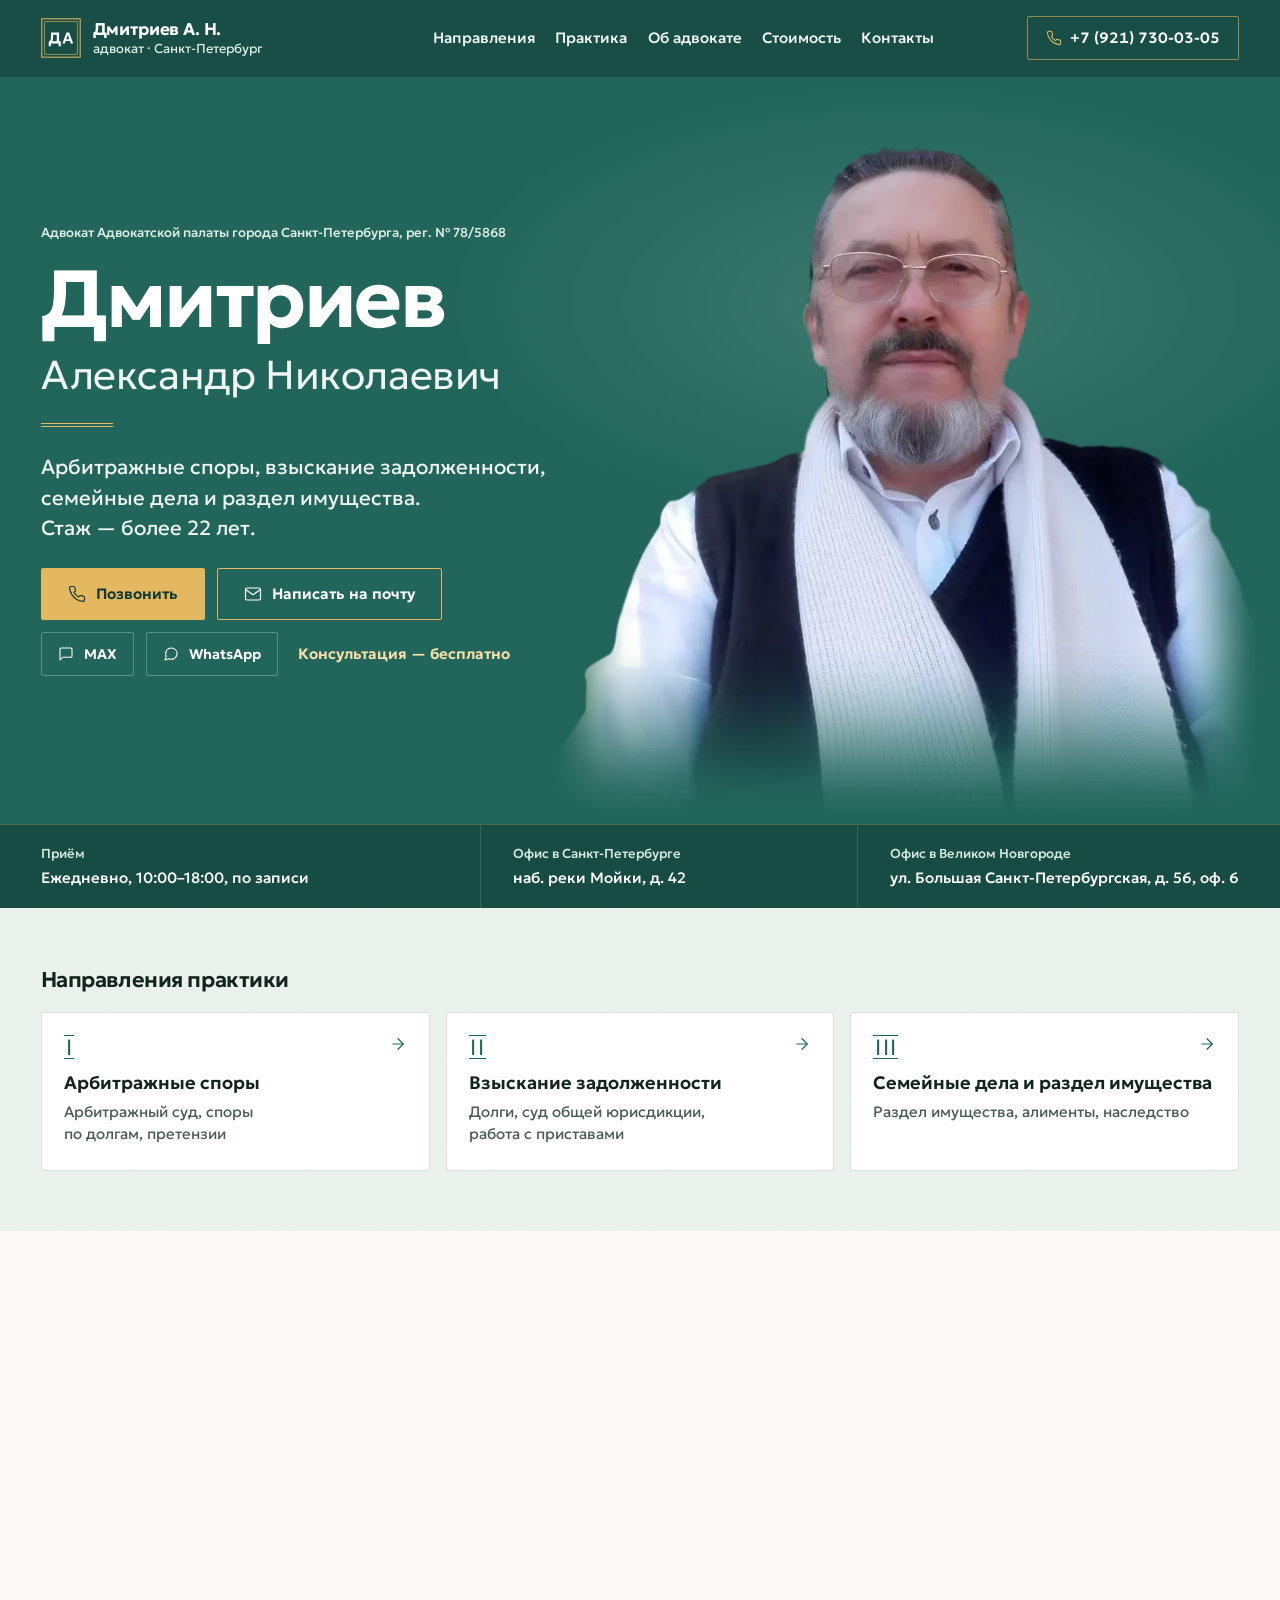
<file: index.html>
<!DOCTYPE html>
<!-- Палитра «Зимний дворец» (C): цвета — в начале css/style.css -->
<html lang="ru" class="palette-c">
<head>
  <meta charset="utf-8">
  <!-- viewport-fit=cover: страница рисуется под «чёлкой» и home-индикатором iPhone,
       а безопасные отступы мы сами добавляем через env(safe-area-inset-*) — в первую
       очередь у нижней мобильной панели. -->
  <meta name="viewport" content="width=device-width, initial-scale=1, viewport-fit=cover">
  <meta name="robots" content="noindex, nofollow">
  <!-- Без этого iOS Safari сам превращает в ссылки цепочки цифр: рег. № 78/5868,
       номер удостоверения, номера арбитражных дел, цены. Настоящие телефоны
       размечены явными tel:-ссылками. -->
  <meta name="format-detection" content="telephone=no">

  <title>Адвокат Дмитриев А. Н. — арбитражные споры, взыскание долгов, семейные дела | Санкт-Петербург и Великий Новгород</title>
  <meta name="description" content="Адвокат Адвокатской палаты города Санкт-Петербурга, рег. № 78/5868, стаж более 22 лет. Арбитражные споры, взыскание долгов, семейные дела и раздел имущества. Офисы в Санкт-Петербурге и Великом Новгороде. Консультация бесплатно.">

  <!-- Адрес сайта во всех абсолютных URL (canonical, Open Graph, Twitter, JSON-LD,
       robots.txt, sitemap.xml) подставляет build.sh из переменной SITE_URL.
       Вручную здесь не правьте: build.sh находит текущий адрес по canonical
       и заменяет его везде сразу. -->
  <link rel="canonical" href="https://elhpiv-hash.github.io/advokat-dmitriev/">

  <!-- theme-color — цвет шапки (--p-deep): панель браузера на телефоне
       сливается с шапкой. color-scheme: страница в основном светлая. -->
  <meta name="theme-color" content="#174C43">
  <meta name="color-scheme" content="light">

  <!-- Класс js ставится синхронно и ДО подключения CSS: стили «до появления»
       ([data-intro], фиксированная шапка) применяются только при включённом JS,
       и класс есть уже к первой отрисовке — без мигания.
       sha256 этой строки для CSP (.htaccess) пересчитывает build.sh. -->
  <script>document.documentElement.classList.add('js');</script>

  <!-- Preload основного шрифта: кириллица Geologica — ею набран почти весь текст.
       crossorigin обязателен: шрифты запрашиваются в режиме CORS, без атрибута
       предзагруженный файл не совпадёт с запросом из CSS и скачается дважды. -->
  <link rel="preload" href="assets/fonts/geologica-cyrillic.woff2" as="font" type="font/woff2" crossorigin>

  <!-- Preload фото первого экрана: это самый крупный элемент (LCP).
       imagesrcset и imagesizes совпадают с <source> фото — иначе браузер
       выберет по ним другой файл и скачает оба. Ширина на десктопе ≈ высоте
       первого экрана без шапки и цоколя (9.5rem): кадр почти квадратный и стоит
       на 94 % этой высоты; на телефоне — до 26 rem. -->
  <link rel="preload" as="image" type="image/avif" fetchpriority="high"
        imagesrcset="assets/img/hero-480.avif 480w, assets/img/hero-960.avif 960w"
        imagesizes="(min-width: 64em) and (min-aspect-ratio: 5/4) calc((100vh - 9.5rem) * 0.96), min(100vw, 26rem)">

  <!-- Подключаются только минифицированные файлы (их собирает build.sh).
       ?v= — хеш содержимого файла, его тоже ставит build.sh: статика кэшируется
       на год (immutable), и новый хеш сразу обходит кэш. -->
  <link rel="stylesheet" href="css/style.min.css?v=8698e0eed3">

  <link rel="icon" href="favicon.ico" sizes="32x32">
  <link rel="icon" href="assets/img/favicon.svg" type="image/svg+xml">
  <link rel="apple-touch-icon" href="apple-touch-icon.png">

  <!-- Open Graph / Twitter Card: только абсолютные URL — мессенджеры не разрешают
       относительные пути. Размеры картинки указаны явно, чтобы превью строилось сразу. -->
  <meta property="og:type" content="website">
  <meta property="og:locale" content="ru_RU">
  <meta property="og:site_name" content="Адвокат Дмитриев А. Н.">
  <meta property="og:title" content="Адвокат Дмитриев Александр Николаевич — Санкт-Петербург и Великий Новгород">
  <meta property="og:description" content="Арбитражные споры, взыскание задолженности, семейные дела и раздел имущества. Стаж более 22 лет, рег. № 78/5868. Консультация бесплатно.">
  <meta property="og:url" content="https://elhpiv-hash.github.io/advokat-dmitriev/">
  <meta property="og:image" content="https://elhpiv-hash.github.io/advokat-dmitriev/assets/img/og-cover.jpg">
  <meta property="og:image:type" content="image/jpeg">
  <meta property="og:image:width" content="1200">
  <meta property="og:image:height" content="630">
  <meta property="og:image:alt" content="Дмитриев Александр Николаевич, адвокат, Санкт-Петербург и Великий Новгород">

  <meta name="twitter:card" content="summary_large_image">
  <meta name="twitter:title" content="Адвокат Дмитриев Александр Николаевич — Санкт-Петербург и Великий Новгород">
  <meta name="twitter:description" content="Арбитражные споры, взыскание задолженности, семейные дела. Стаж более 22 лет. Консультация бесплатно.">
  <meta name="twitter:image" content="https://elhpiv-hash.github.io/advokat-dmitriev/assets/img/og-cover.jpg">
  <meta name="twitter:image:alt" content="Дмитриев Александр Николаевич, адвокат, Санкт-Петербург и Великий Новгород">

  <!-- Schema.org: Attorney — подтип LocalBusiness: поисковики понимают адреса,
       телефон и часы работы. Два офиса — два адреса. Значения дублируют объект
       SITE из main.js — при смене контактов правьте оба места. Индексов, номера
       офиса на Мойке и координат нет сознательно: их нет в исходных данных. -->
  <script type="application/ld+json">
  {
    "@context": "https://schema.org",
    "@type": "Attorney",
    "@id": "https://elhpiv-hash.github.io/advokat-dmitriev/#attorney",
    "name": "Адвокат Дмитриев Александр Николаевич",
    "url": "https://elhpiv-hash.github.io/advokat-dmitriev/",
    "image": "https://elhpiv-hash.github.io/advokat-dmitriev/assets/img/og-cover.jpg",
    "telephone": "+7 921 730-03-05",
    "email": "dan911777@mail.ru",
    "address": [
      {
        "@type": "PostalAddress",
        "streetAddress": "наб. реки Мойки, д. 42",
        "addressLocality": "Санкт-Петербург",
        "addressCountry": "RU"
      },
      {
        "@type": "PostalAddress",
        "streetAddress": "ул. Большая Санкт-Петербургская, д. 56, оф. 6",
        "addressLocality": "Великий Новгород",
        "addressRegion": "Новгородская область",
        "addressCountry": "RU"
      }
    ],
    "areaServed": [
      { "@type": "City", "name": "Санкт-Петербург" },
      { "@type": "City", "name": "Великий Новгород" }
    ],
    "memberOf": {
      "@type": "Organization",
      "name": "Адвокатская палата города Санкт-Петербурга"
    },
    "identifier": {
      "@type": "PropertyValue",
      "name": "Регистрационный номер в реестре адвокатов",
      "value": "78/5868"
    },
    "knowsAbout": [
      "Арбитражные споры",
      "Взыскание задолженности",
      "Семейные споры",
      "Раздел имущества",
      "Алименты",
      "Наследство"
    ],
    "openingHoursSpecification": {
      "@type": "OpeningHoursSpecification",
      "dayOfWeek": ["Monday", "Tuesday", "Wednesday", "Thursday", "Friday", "Saturday", "Sunday"],
      "opens": "10:00",
      "closes": "18:00"
    },
    "sameAs": [
      "https://harant.ru/lawyers/sankt-peterburg/dmitriev-aleksandr-nikolaevich-2/",
      "https://max.ru/u/f9LHodD0cOLmEhBS0eUJTvw8-H2b3fWjQTTqWOR5R-0BDjd1Yk-TYRBGBNo"
    ]
  }
  </script>

  <!-- defer: скрипт качается параллельно с разбором HTML и выполняется после него. -->
  <script src="js/main.min.js?v=a487f1f525" defer></script>
</head>
<body>
  <!-- Типографика: неразрывные пробелы записаны сущностью &nbsp;, чтобы их было
       видно в редакторе и они не терялись при правках. -->

  <!-- SVG-спрайт иконок: один раз в разметке, дальше <use href="#…">.
       Иконки — Feather Icons (MIT). Размеры 0×0 в атрибутах, а не в CSS, —
       чтобы спрайт не занял 300×150 px, если стили не загрузились. -->
  <svg width="0" height="0" class="sprite" aria-hidden="true">
    <symbol id="i-phone" viewBox="0 0 24 24" fill="none" stroke="currentColor" stroke-width="1.6" stroke-linecap="round" stroke-linejoin="round">
      <path d="M22 16.92v3a2 2 0 0 1-2.18 2 19.79 19.79 0 0 1-8.63-3.07 19.5 19.5 0 0 1-6-6 19.79 19.79 0 0 1-3.07-8.67A2 2 0 0 1 4.11 2h3a2 2 0 0 1 2 1.72 12.84 12.84 0 0 0 .7 2.81 2 2 0 0 1-.45 2.11L8.09 9.91a16 16 0 0 0 6 6l1.27-1.27a2 2 0 0 1 2.11-.45 12.84 12.84 0 0 0 2.81.7A2 2 0 0 1 22 16.92z"/>
    </symbol>
    <symbol id="i-mail" viewBox="0 0 24 24" fill="none" stroke="currentColor" stroke-width="1.6" stroke-linecap="round" stroke-linejoin="round">
      <path d="M4 4h16c1.1 0 2 .9 2 2v12c0 1.1-.9 2-2 2H4c-1.1 0-2-.9-2-2V6c0-1.1.9-2 2-2z"/>
      <path d="m22 6-10 7L2 6"/>
    </symbol>
    <!-- MAX — нейтральное «облачко сообщения» (Feather, message-square), а не
         фирменный знак мессенджера: монохромно, в стиле остальных иконок.
         Ссылка на профиль MAX — SITE.max (main.js); build.sh переносит её
         в href всех ссылок MAX и в sameAs JSON-LD. -->
    <symbol id="i-max" viewBox="0 0 24 24" fill="none" stroke="currentColor" stroke-width="1.6" stroke-linecap="round" stroke-linejoin="round">
      <path d="M21 15a2 2 0 0 1-2 2H7l-4 4V5a2 2 0 0 1 2-2h14a2 2 0 0 1 2 2z"/>
    </symbol>
    <symbol id="i-whatsapp" viewBox="0 0 24 24" fill="none" stroke="currentColor" stroke-width="1.6" stroke-linecap="round" stroke-linejoin="round">
      <path d="M21 11.5a8.38 8.38 0 0 1-.9 3.8 8.5 8.5 0 0 1-7.6 4.7 8.38 8.38 0 0 1-3.8-.9L3 21l1.9-5.7a8.38 8.38 0 0 1-.9-3.8 8.5 8.5 0 0 1 4.7-7.6 8.38 8.38 0 0 1 3.8-.9h.5a8.48 8.48 0 0 1 8 8v.5z"/>
    </symbol>
    <!-- Монограмма: «Д» и «А» (контуры Geologica 600, без шрифта) в двойной
         рамке акцентного цвета — как гравировка на латунной табличке. Тот же
         знак, с одинарной рамкой, — в favicon. Буквы — currentColor, рамка —
         --d-accent палитры (через style: в атрибуте stroke var() не работает). -->
    <symbol id="i-mono" viewBox="0 0 48 48">
      <rect x="1" y="1" width="46" height="46" fill="none" style="stroke: var(--d-accent, #E3B85F)" stroke-width="1.25"/>
      <rect x="4.5" y="4.5" width="39" height="39" fill="none" style="stroke: var(--d-accent, #E3B85F)" stroke-width="0.75"/>
      <path fill="currentColor" d="M18.94 30.5L18.94 20.02L14.6 20.02L14.6 21.28Q14.6 23.55 14.36 25.17Q14.13 26.8 13.63 27.86Q13.12 28.93 12.28 29.55Q11.45 30.18 10.25 30.46L9.29 28.17Q10.11 27.98 10.64 27.6Q11.16 27.22 11.46 26.47Q11.76 25.73 11.87 24.47Q11.99 23.21 11.99 21.28L11.99 17.5L21.69 17.5L21.69 30.5ZM9.29 33.79L9.29 28.17L10.94 28.24L11.84 27.98L23.78 27.98L23.78 33.79L21.17 33.79L21.17 30.5L11.9 30.5L11.9 33.79ZM25.66 30.5L30.58 17.5L33.71 17.5L38.71 30.5L35.61 30.5L34.6 27.71L29.65 27.71L28.67 30.5ZM30.3 25.39L33.93 25.39L32.09 20.52Z"/>
    </symbol>
    <symbol id="i-arrow-right" viewBox="0 0 24 24" fill="none" stroke="currentColor" stroke-width="1.6" stroke-linecap="round" stroke-linejoin="round">
      <path d="M5 12h14"/>
      <path d="m12 5 7 7-7 7"/>
    </symbol>
    <symbol id="i-arrow" viewBox="0 0 24 24" fill="none" stroke="currentColor" stroke-width="1.6" stroke-linecap="round" stroke-linejoin="round">
      <path d="M7 17 17 7"/>
      <path d="M7 7h10v10"/>
    </symbol>
  </svg>

  <a class="skip-link" href="#main">Перейти к&nbsp;содержанию</a>

  <!-- Плашка о cookie. Скрыта (hidden), пока main.js её не покажет: только если
       задан METRIKA_ID и согласия ещё нет. Без Метрики сайт cookie не ставит —
       и спрашивать не о чем. В DOM она в начале страницы, чтобы с клавиатуры
       и скринридером до неё доходили сразу, а на экране — внизу. -->
  <section class="cookie scheme-dark" aria-label="Уведомление о cookie" data-cookie hidden>
    <div class="cookie__inner container">
      <p class="cookie__text">Сайт использует cookie и&nbsp;Яндекс.Метрику для статистики. Подробнее&nbsp;— в&nbsp;<a href="privacy/">Политике конфиденциальности</a>.</p>
      <button class="btn btn--primary btn--sm cookie__btn" type="button" data-cookie-accept>Понятно</button>
    </div>
  </section>

  <!-- ===== 1. ШАПКА ===== -->
  <header class="header" data-header>
    <div class="header__inner container">
      <a class="brand" href="#top">
        <svg class="brand__mark" aria-hidden="true"><use href="#i-mono"/></svg>
        <span class="brand__text">
          <span class="brand__name">Дмитриев А.&nbsp;Н.</span>
          <span class="brand__role">адвокат · Санкт-Петербург</span>
        </span>
      </a>

      <!-- Кнопка стоит в DOM перед меню: при открытом меню Tab ведёт с кнопки
           прямо по пунктам. На десктопе кнопка скрыта, и порядок обхода совпадает
           с визуальным: имя → меню → телефон. -->
      <button class="burger" type="button" aria-expanded="false" aria-controls="menu" data-menu-toggle>
        <span class="burger__label">Меню</span>
        <span class="burger__box" aria-hidden="true">
          <span class="burger__line"></span>
          <span class="burger__line"></span>
        </span>
      </button>

      <div class="menu" id="menu" data-menu>
        <nav class="nav" aria-label="Разделы сайта">
          <!-- role="list": Safari/VoiceOver не считает список списком, если убрать
               маркеры через list-style: none. Атрибут возвращает семантику. -->
          <ul class="nav__list" role="list">
            <li class="nav__item"><a class="nav__link" href="#directions" data-spy>Направления</a></li>
            <li class="nav__item"><a class="nav__link" href="#practice" data-spy>Практика</a></li>
            <li class="nav__item"><a class="nav__link" href="#about" data-spy>Об&nbsp;адвокате</a></li>
            <li class="nav__item"><a class="nav__link" href="#prices" data-spy>Стоимость</a></li>
            <li class="nav__item"><a class="nav__link" href="#contacts" data-spy>Контакты</a></li>
          </ul>
        </nav>

        <div class="menu__contacts">
          <a class="menu__phone" href="tel:+79217300305" data-site="phone-link"><span data-site="phone-text">+7 (921) 730-03-05</span></a>
          <p class="menu__hours">Ежедневно, 10:00–18:00</p>
          <div class="menu__actions">
            <a class="btn btn--secondary menu__mail" href="mailto:dan911777@mail.ru" data-site="email-link">
              <svg class="icon" aria-hidden="true"><use href="#i-mail"/></svg>Написать на&nbsp;почту
            </a>
            <a class="btn btn--ghost btn--sm" href="https://max.ru/u/f9LHodD0cOLmEhBS0eUJTvw8-H2b3fWjQTTqWOR5R-0BDjd1Yk-TYRBGBNo" target="_blank" rel="noopener" data-site="max-link">
              <svg class="icon" aria-hidden="true"><use href="#i-max"/></svg>MAX
            </a>
            <a class="btn btn--ghost btn--sm" href="https://wa.me/79524825555" target="_blank" rel="noopener" data-site="whatsapp-link">
              <svg class="icon" aria-hidden="true"><use href="#i-whatsapp"/></svg>WhatsApp
            </a>
          </div>
        </div>
      </div>

      <a class="header__phone" href="tel:+79217300305" data-site="phone-link">
        <svg class="icon" aria-hidden="true"><use href="#i-phone"/></svg>
        <span data-site="phone-text">+7 (921) 730-03-05</span>
      </a>
    </div>
  </header>

  <!-- tabindex="-1": на main переводится фокус по ссылке «Перейти к содержанию». -->
  <main id="main" tabindex="-1">

    <!-- ===== 2. ПЕРВЫЙ ЭКРАН ===== -->
    <!-- Фото — главный акцент: справа на десктопе, сверху на планшете и телефоне
         (в DOM оно первое). Имя набрано как латунная табличка. Имя секции —
         из видимого заголовка (aria-labelledby), так у всех. -->
    <section class="hero theme-hero" id="top" aria-labelledby="hero-title">
      <div class="hero__inner container">
        <!-- Портрет без фона: build-images.sh собирает эти файлы из
             assets/img/src/hero-cutout.png (вырезка из hero-new.jpg — tools/cutout.py;
             небо над головой срезано, плечи и низ растворяются к краям кадра).
             Прозрачные AVIF/WebP, запасной — PNG (у JPG нет прозрачности).
             Без рамки; на десктопе — справа на всю высоту, на телефоне — сверху.
             Не lazy и fetchpriority="high": это LCP. -->
        <figure class="hero__figure">
          <picture>
            <source type="image/avif"
                    srcset="assets/img/hero-480.avif 480w, assets/img/hero-960.avif 960w"
                    sizes="(min-width: 64em) and (min-aspect-ratio: 5/4) calc((100vh - 9.5rem) * 0.96), min(100vw, 26rem)">
            <source type="image/webp"
                    srcset="assets/img/hero-480.webp 480w, assets/img/hero-960.webp 960w"
                    sizes="(min-width: 64em) and (min-aspect-ratio: 5/4) calc((100vh - 9.5rem) * 0.96), min(100vw, 26rem)">
            <img class="hero__photo" src="assets/img/hero-640.png" width="960" height="943"
                 alt="Дмитриев Александр Николаевич, адвокат" fetchpriority="high">
          </picture>
        </figure>

        <div class="hero__content">
          <p class="hero__meta">Адвокат Адвокатской палаты города <span class="nowrap">Санкт-Петербурга</span>, рег.&nbsp;№&nbsp;78/5868</p>

          <!-- Заголовок без анимации появления: это кандидат в LCP, а элемент
               с opacity: 0 браузер не засчитывает отрисованным. -->
          <h1 class="hero__title" id="hero-title">
            <span class="hero__surname">Дмитриев</span>
            <span class="hero__given">Александр Николаевич</span>
          </h1>

          <p class="hero__lead" data-intro>Арбитражные споры, взыскание задолженности, семейные дела и&nbsp;раздел имущества. <span class="nowrap">Стаж&nbsp;— более 22&nbsp;лет.</span></p>

          <div class="hero__actions" data-hero-actions data-intro>
            <a class="btn btn--primary" href="tel:+79217300305" data-site="phone-link">
              <svg class="icon" aria-hidden="true"><use href="#i-phone"/></svg>Позвонить
            </a>
            <a class="btn btn--secondary" href="mailto:dan911777@mail.ru" data-site="email-link">
              <svg class="icon" aria-hidden="true"><use href="#i-mail"/></svg>Написать на&nbsp;почту
            </a>
          </div>

          <div class="hero__more" data-intro>
            <div class="hero__messengers">
              <a class="btn btn--ghost btn--sm" href="https://max.ru/u/f9LHodD0cOLmEhBS0eUJTvw8-H2b3fWjQTTqWOR5R-0BDjd1Yk-TYRBGBNo" target="_blank" rel="noopener" data-site="max-link">
                <svg class="icon" aria-hidden="true"><use href="#i-max"/></svg>MAX
              </a>
              <a class="btn btn--ghost btn--sm" href="https://wa.me/79524825555" target="_blank" rel="noopener" data-site="whatsapp-link">
                <svg class="icon" aria-hidden="true"><use href="#i-whatsapp"/></svg>WhatsApp
              </a>
            </div>
            <p class="hero__note">Консультация&nbsp;— бесплатно</p>
          </div>
        </div>
      </div>
    </section>

    <!-- ===== 3. ЦОКОЛЬ ===== -->
    <!-- Нижний край первого экрана: приём и офисы в двух городах.
         Заголовка нет, поэтому имя области — aria-label. -->
    <aside class="plinth theme-deep" aria-label="Приём и офисы">
      <div class="container">
        <dl class="plinth__list">
          <div class="plinth__item">
            <dt class="plinth__label">Приём</dt>
            <dd class="plinth__value">Ежедневно, <span class="nowrap">10:00–18:00</span>, по&nbsp;записи</dd>
          </div>
          <div class="plinth__item">
            <dt class="plinth__label">Офис в&nbsp;<span class="nowrap">Санкт-Петербурге</span></dt>
            <dd class="plinth__value">наб.&nbsp;реки&nbsp;Мойки, д.&nbsp;42</dd>
          </div>
          <div class="plinth__item">
            <dt class="plinth__label">Офис в&nbsp;Великом Новгороде</dt>
            <dd class="plinth__value">ул.&nbsp;Большая <span class="nowrap">Санкт-Петербургская</span>, д.&nbsp;56, оф.&nbsp;6</dd>
          </div>
        </dl>
      </div>
    </aside>

    <!-- ===== 4. НАПРАВЛЕНИЯ ===== -->
    <!-- Полоса сразу под первым экраном: три карточки-ссылки на главы ниже.
         Римские цифры — те же, что у глав. id — цель пункта меню «Направления». -->
    <section class="directions theme-paper" id="directions" data-nav="directions" aria-labelledby="directions-title">
      <div class="container">
        <h2 class="directions__title" id="directions-title">Направления практики</h2>
        <ol class="directions__list" role="list">
          <li>
            <a class="direction" href="#arbitration">
              <span class="direction__num numeral" aria-hidden="true">I</span>
              <svg class="icon direction__arrow" aria-hidden="true"><use href="#i-arrow-right"/></svg>
              <span class="direction__body">
                <span class="direction__name">Арбитражные споры</span>
                <span class="direction__desc">Арбитражный суд, споры по&nbsp;долгам, претензии</span>
              </span>
            </a>
          </li>
          <li>
            <a class="direction" href="#debts">
              <span class="direction__num numeral" aria-hidden="true">II</span>
              <svg class="icon direction__arrow" aria-hidden="true"><use href="#i-arrow-right"/></svg>
              <span class="direction__body">
                <span class="direction__name">Взыскание задолженности</span>
                <span class="direction__desc">Долги, суд общей юрисдикции, работа с&nbsp;приставами</span>
              </span>
            </a>
          </li>
          <li>
            <a class="direction" href="#family">
              <span class="direction__num numeral" aria-hidden="true">III</span>
              <svg class="icon direction__arrow" aria-hidden="true"><use href="#i-arrow-right"/></svg>
              <span class="direction__body">
                <span class="direction__name">Семейные дела и&nbsp;раздел имущества</span>
                <span class="direction__desc">Раздел имущества, алименты, наследство</span>
              </span>
            </a>
          </li>
        </ol>
      </div>
    </section>

    <!-- ===== 5–7. ГЛАВЫ НАПРАВЛЕНИЙ ===== -->
    <!-- Три направления — три «главы» одного документа: подряд на светлом фоне,
         разделены двойной линейкой. data-nav у секций говорит подсветке меню,
         что они относятся к пункту «Направления». -->
    <div class="chapters">

      <!-- ----- I. Арбитражные споры ----- -->
      <section class="section chapter theme-light" id="arbitration" data-nav="directions" aria-labelledby="arbitration-title">
        <div class="container chapter__grid">
          <p class="chapter__num" aria-hidden="true"><span class="numeral">I</span></p>

          <div class="chapter__head">
            <h2 class="section__title chapter__title" id="arbitration-title">Арбитражные споры</h2>
            <p class="chapter__lead">Представляю интересы клиентов в&nbsp;арбитражных судах&nbsp;— от&nbsp;претензии до&nbsp;заседаний.</p>
          </div>

          <ul class="clauses" role="list">
            <li class="clause">
              <h3 class="clause__title">Представительство в&nbsp;арбитражном суде</h3>
              <p class="clause__desc">Позиция по&nbsp;делу, процессуальные документы, участие в&nbsp;заседаниях.</p>
            </li>
            <li class="clause">
              <h3 class="clause__title">Арбитражные споры по&nbsp;долгам</h3>
              <p class="clause__desc">Споры о&nbsp;задолженности по&nbsp;договорам.</p>
            </li>
            <li class="clause">
              <h3 class="clause__title">Претензии</h3>
              <p class="clause__desc">Составление претензий и&nbsp;ответов на&nbsp;них. Для&nbsp;споров о&nbsp;взыскании денег претензионный порядок, как правило, обязателен до&nbsp;обращения в&nbsp;арбитражный суд.</p>
            </li>
          </ul>

          <p class="chapter__note">
            <a class="link-arrow" href="#practice">Номера дел&nbsp;— в&nbsp;разделе «Практика»<svg class="icon" aria-hidden="true"><use href="#i-arrow-right"/></svg></a>
          </p>

          <aside class="fee" aria-labelledby="arbitration-fee">
            <h3 class="fee__title" id="arbitration-fee">Стоимость</h3>
            <dl class="fee__list">
              <div class="fee__row">
                <dt>Представительство в&nbsp;арбитражном суде</dt>
                <dd>по&nbsp;договорённости</dd>
              </div>
              <div class="fee__row">
                <dt>Споры по&nbsp;долгам</dt>
                <dd>по&nbsp;договорённости</dd>
              </div>
              <div class="fee__row fee__row--free">
                <dt>Консультация</dt>
                <dd>бесплатно</dd>
              </div>
            </dl>
            <div class="fee__actions">
              <a class="btn btn--primary" href="tel:+79217300305" data-site="phone-link">
                <svg class="icon" aria-hidden="true"><use href="#i-phone"/></svg>Позвонить
              </a>
              <a class="btn btn--secondary" href="mailto:dan911777@mail.ru" data-site="email-link">
                <svg class="icon" aria-hidden="true"><use href="#i-mail"/></svg>Написать на&nbsp;почту
              </a>
            </div>
          </aside>
        </div>
      </section>

      <!-- ----- II. Взыскание задолженности ----- -->
      <section class="section chapter theme-light" id="debts" data-nav="directions" aria-labelledby="debts-title">
        <div class="container chapter__grid">
          <p class="chapter__num" aria-hidden="true"><span class="numeral">II</span></p>

          <div class="chapter__head">
            <h2 class="section__title chapter__title" id="debts-title">Взыскание задолженности</h2>
            <p class="chapter__lead">Гражданские дела о&nbsp;взыскании долгов: в&nbsp;суде общей юрисдикции и&nbsp;на&nbsp;стадии исполнения.</p>
          </div>

          <ul class="clauses" role="list">
            <li class="clause">
              <h3 class="clause__title">Взыскание долгов</h3>
              <p class="clause__desc">Требование должнику, исковое заявление, расчёт задолженности.</p>
            </li>
            <li class="clause">
              <h3 class="clause__title">Представительство в&nbsp;суде</h3>
              <p class="clause__desc">Подготовка документов и&nbsp;участие в&nbsp;заседаниях.</p>
            </li>
            <li class="clause">
              <h3 class="clause__title">Работа с&nbsp;приставами</h3>
              <p class="clause__desc">Сопровождение исполнительного производства, жалобы на&nbsp;бездействие судебных приставов.</p>
            </li>
          </ul>

          <aside class="fee" aria-labelledby="debts-fee">
            <h3 class="fee__title" id="debts-fee">Стоимость</h3>
            <dl class="fee__list">
              <div class="fee__row">
                <dt>Взыскание долгов</dt>
                <dd>по&nbsp;договорённости</dd>
              </div>
              <div class="fee__row">
                <dt>Представительство в&nbsp;суде</dt>
                <dd>по&nbsp;договорённости</dd>
              </div>
              <div class="fee__row fee__row--free">
                <dt>Консультация</dt>
                <dd>бесплатно</dd>
              </div>
            </dl>
            <div class="fee__actions">
              <a class="btn btn--primary" href="tel:+79217300305" data-site="phone-link">
                <svg class="icon" aria-hidden="true"><use href="#i-phone"/></svg>Позвонить
              </a>
              <a class="btn btn--secondary" href="mailto:dan911777@mail.ru" data-site="email-link">
                <svg class="icon" aria-hidden="true"><use href="#i-mail"/></svg>Написать на&nbsp;почту
              </a>
            </div>
          </aside>
        </div>
      </section>

      <!-- ----- III. Семейные дела ----- -->
      <section class="section chapter theme-light" id="family" data-nav="directions" aria-labelledby="family-title">
        <div class="container chapter__grid">
          <p class="chapter__num" aria-hidden="true"><span class="numeral">III</span></p>

          <div class="chapter__head">
            <h2 class="section__title chapter__title" id="family-title">Семейные дела и&nbsp;раздел имущества</h2>
            <p class="chapter__lead">Раздел имущества, алименты и&nbsp;наследство. Всё, что вы&nbsp;расскажете, защищено адвокатской тайной.</p>
          </div>

          <ul class="clauses" role="list">
            <li class="clause">
              <h3 class="clause__title">Раздел имущества</h3>
              <p class="clause__desc">Раздел совместно нажитого имущества&nbsp;— соглашением или через суд.</p>
            </li>
            <li class="clause">
              <h3 class="clause__title">Алименты</h3>
              <p class="clause__desc">Взыскание алиментов и&nbsp;задолженности по&nbsp;алиментам, жалобы на&nbsp;бездействие приставов.</p>
            </li>
            <li class="clause">
              <h3 class="clause__title">Наследство</h3>
              <p class="clause__desc">Вступление в&nbsp;наследство, вопросы по&nbsp;завещанию.</p>
            </li>
          </ul>

          <aside class="fee" aria-labelledby="family-fee">
            <h3 class="fee__title" id="family-fee">Стоимость</h3>
            <dl class="fee__list">
              <div class="fee__row">
                <dt>Жалоба на&nbsp;бездействие приставов по&nbsp;взысканию алиментов</dt>
                <dd>3&nbsp;000&nbsp;₽</dd>
              </div>
              <div class="fee__row">
                <dt>Взыскание алиментов, представительство в&nbsp;суде</dt>
                <dd>по&nbsp;договорённости</dd>
              </div>
              <div class="fee__row fee__row--free">
                <dt>Консультация</dt>
                <dd>бесплатно</dd>
              </div>
            </dl>
            <div class="fee__actions">
              <a class="btn btn--primary" href="tel:+79217300305" data-site="phone-link">
                <svg class="icon" aria-hidden="true"><use href="#i-phone"/></svg>Позвонить
              </a>
              <a class="btn btn--secondary" href="mailto:dan911777@mail.ru" data-site="email-link">
                <svg class="icon" aria-hidden="true"><use href="#i-mail"/></svg>Написать на&nbsp;почту
              </a>
            </div>
          </aside>
        </div>
      </section>
    </div>

    <!-- ===== 8. ПРАКТИКА ===== -->
    <section class="section theme-band" id="practice" aria-labelledby="practice-title">
      <div class="container">
        <h2 class="section__title" id="practice-title">Практика</h2>

        <div class="practice">
          <!-- Главное число — стаж. Количество дел из открытых реестров (13) честное,
               но скромное, поэтому оно не вынесено крупно, а дано подписью к диаграммам. -->
          <div class="tenure">
            <p class="tenure__value">22<span class="tenure__plus">+</span></p>
            <p class="tenure__label">года практики</p>
            <p class="tenure__text">Арбитражные, гражданские и&nbsp;семейные дела в&nbsp;<span class="nowrap">Санкт-Петербурге</span> и&nbsp;Великом Новгороде.</p>
          </div>

          <div class="practice__charts">
            <!-- Диаграммы — обычные списки с видимыми числами; квадраты лишь
                 иллюстрируют их и скрыты от скринридеров. Один квадрат — одно дело:
                 при малых числах так честнее, чем полоса «на всю ширину».
                 Число квадратов считается в CSS из --v, данные записаны один раз. -->
            <figure class="chart">
              <figcaption class="chart__title">По&nbsp;категориям</figcaption>
              <ul class="tally" role="list">
                <li class="tally__item" style="--v: 5">
                  <span class="tally__label">Арбитраж</span>
                  <span class="tally__units" aria-hidden="true"></span>
                  <span class="tally__value">5<span class="sr-only"> дел</span></span>
                </li>
                <li class="tally__item" style="--v: 2">
                  <span class="tally__label">Взыскание задолженности</span>
                  <span class="tally__units" aria-hidden="true"></span>
                  <span class="tally__value">2<span class="sr-only"> дела</span></span>
                </li>
                <li class="tally__item" style="--v: 2">
                  <span class="tally__label">Автоспоры</span>
                  <span class="tally__units" aria-hidden="true"></span>
                  <span class="tally__value">2<span class="sr-only"> дела</span></span>
                </li>
                <li class="tally__item" style="--v: 2">
                  <span class="tally__label">Уголовные</span>
                  <span class="tally__units" aria-hidden="true"></span>
                  <span class="tally__value">2<span class="sr-only"> дела</span></span>
                </li>
                <li class="tally__item" style="--v: 1">
                  <span class="tally__label">Гражданские</span>
                  <span class="tally__units" aria-hidden="true"></span>
                  <span class="tally__value">1<span class="sr-only"> дело</span></span>
                </li>
                <li class="tally__item" style="--v: 1">
                  <span class="tally__label">Прочие</span>
                  <span class="tally__units" aria-hidden="true"></span>
                  <span class="tally__value">1<span class="sr-only"> дело</span></span>
                </li>
              </ul>
            </figure>

            <figure class="chart">
              <figcaption class="chart__title">По&nbsp;годам</figcaption>
              <!-- Между 2019 и 2024 — разрыв оси: годы идут не подряд, и столбцы
                   не должны читаться как соседние. -->
              <ol class="years" role="list">
                <li class="years__item" style="--v: 1">
                  <span class="years__label">2019</span>
                  <span class="years__value">1<span class="sr-only"> дело</span></span>
                  <span class="years__units" aria-hidden="true"></span>
                </li>
                <li class="years__item years__item--after-gap" style="--v: 4">
                  <span class="years__label">2024</span>
                  <span class="years__value">4<span class="sr-only"> дела</span></span>
                  <span class="years__units" aria-hidden="true"></span>
                </li>
                <li class="years__item" style="--v: 5">
                  <span class="years__label">2025</span>
                  <span class="years__value">5<span class="sr-only"> дел</span></span>
                  <span class="years__units" aria-hidden="true"></span>
                </li>
                <li class="years__item years__item--partial" style="--v: 3">
                  <span class="years__label">2026<span aria-hidden="true">*</span><span class="sr-only"> (на&nbsp;октябрь)</span></span>
                  <span class="years__value">3<span class="sr-only"> дела</span></span>
                  <span class="years__units" aria-hidden="true"></span>
                </li>
              </ol>
              <p class="chart__note" aria-hidden="true">* 2026&nbsp;— на&nbsp;октябрь</p>
            </figure>
          </div>
        </div>

        <!-- Два города. Петербург — офис и приём; Новгород — арбитражные дела
             с номерами (префикс А44 — Арбитражный суд Новгородской области). -->
        <div class="cities">
          <h3 class="cities__title">Санкт-Петербург и&nbsp;Великий Новгород</h3>
          <p class="cities__lead">Офисы в&nbsp;обоих городах. Представительство в&nbsp;арбитражных судах и&nbsp;судах общей юрисдикции.</p>

          <div class="cities__grid">
            <article class="city">
              <h4 class="city__name">Санкт-Петербург</h4>
              <p class="city__text">Офис: наб.&nbsp;реки&nbsp;Мойки, д.&nbsp;42. Встречи по&nbsp;записи, выезд к&nbsp;клиенту, онлайн-консультации.</p>
            </article>

            <article class="city">
              <h4 class="city__name">Великий Новгород</h4>
              <p class="city__text">Офис: ул.&nbsp;Большая <span class="nowrap">Санкт-Петербургская</span>, д.&nbsp;56, оф.&nbsp;6.</p>
              <p class="city__text">Арбитражный суд Новгородской области&nbsp;— 5&nbsp;дел:</p>
              <ul class="cases" role="list">
                <li class="cases__item">А44-2011/2026</li>
                <li class="cases__item">А44-497/2026</li>
                <li class="cases__item">А44-6928/2025</li>
                <li class="cases__item">А44-5554/2025</li>
                <li class="cases__item">А44-905/2024</li>
              </ul>
            </article>
          </div>
        </div>

        <div class="practice__source">
          <p>Всего 13&nbsp;дел по&nbsp;данным открытых судебных реестров. Список может быть неполным.</p>
          <a class="link-arrow" href="https://harant.ru/lawyers/sankt-peterburg/dmitriev-aleksandr-nikolaevich-2/" target="_blank" rel="noopener">
            Профиль на&nbsp;HARANT<span class="sr-only"> (откроется в&nbsp;новой вкладке)</span>
            <svg class="icon" aria-hidden="true"><use href="#i-arrow"/></svg>
          </a>
        </div>
      </div>
    </section>

    <!-- ===== 9. ОБ АДВОКАТЕ ===== -->
    <section class="section theme-paper" id="about" aria-labelledby="about-title">
      <div class="container about">
        <!-- Без портрета: фото адвоката — в первом экране. Заголовок во всю ширину,
             под ним на десктопе две колонки: слева крупная цитата, справа текст. -->
        <h2 class="section__title about__title" id="about-title">Об&nbsp;адвокате</h2>

        <!-- Цитата из профиля на HARANT, слово в слово. Кавычки — висячие:
             текст выравнивается по левому краю колонки, а «ёлочка» выносится
             на поля, как в книжном наборе. -->
        <blockquote class="about__quote">
          <p>Убеждён, что сила&nbsp;— в&nbsp;правде, за&nbsp;которую стоит бороться.</p>
        </blockquote>

        <div class="about__body">
          <div class="about__text">
            <p>Я&nbsp;адвокат Адвокатской палаты города <span class="nowrap">Санкт-Петербурга</span>, стаж&nbsp;— более 22&nbsp;лет. Специализируюсь на&nbsp;гражданском и&nbsp;семейном праве, веду арбитражные споры. Представлял интересы клиентов в&nbsp;арбитражных судах и&nbsp;судах общей юрисдикции.</p>
            <p>Работаю в&nbsp;<span class="nowrap">Санкт-Петербурге</span> и&nbsp;Великом Новгороде, в&nbsp;каждом городе есть офис. Встречаюсь с&nbsp;клиентами по&nbsp;записи, при необходимости выезжаю сам или консультирую онлайн. Работаю по&nbsp;договору.</p>
          </div>

          <!-- Опыт до адвокатуры и образование на HARANT помечены как непроверенные:
               одной строкой, без подробностей. -->
          <p class="about__bio">
            <span class="about__bio-item">1988–1998&nbsp;— служба в&nbsp;МВД (Латвия, затем Россия)</span>
            <span class="about__bio-item">1993&nbsp;— Академия полиции, Москва, практическая юриспруденция</span>
          </p>
        </div>
      </div>
    </section>

    <!-- ===== 10. ПРОВЕРИТЬ АДВОКАТА ===== -->
    <!-- Реквизиты строками, как в справке: что проверить → данные → где. -->
    <section class="section theme-paper section--joined" id="verify" aria-labelledby="verify-title">
      <div class="container">
        <h2 class="section__title" id="verify-title">Проверить адвоката</h2>

        <dl class="requisites">
          <div class="req">
            <dt class="req__label">Профиль адвоката</dt>
            <dd class="req__value">HARANT</dd>
            <dd class="req__action">
              <a class="link-arrow" href="https://harant.ru/lawyers/sankt-peterburg/dmitriev-aleksandr-nikolaevich-2/" target="_blank" rel="noopener">Открыть профиль<span class="sr-only"> на&nbsp;HARANT (откроется в&nbsp;новой вкладке)</span><svg class="icon" aria-hidden="true"><use href="#i-arrow"/></svg></a>
            </dd>
          </div>
          <div class="req">
            <dt class="req__label">Реестр адвокатов</dt>
            <dd class="req__value">Рег.&nbsp;№&nbsp;78/5868</dd>
            <dd class="req__action">
              <a class="link-arrow" href="https://harant.ru/proverka-statusa-advokata/?search_reestr=78/5868" target="_blank" rel="noopener">Проверить статус<span class="sr-only"> по&nbsp;рег.&nbsp;№&nbsp;78/5868 (откроется в&nbsp;новой вкладке)</span><svg class="icon" aria-hidden="true"><use href="#i-arrow"/></svg></a>
            </dd>
          </div>
          <div class="req">
            <dt class="req__label">Удостоверение адвоката</dt>
            <dd class="req__value">№&nbsp;7525</dd>
          </div>
          <div class="req">
            <dt class="req__label">Адвокатская палата</dt>
            <dd class="req__value">Адвокатская палата города <span class="nowrap">Санкт-Петербурга</span></dd>
          </div>
        </dl>
      </div>
    </section>

    <!-- ===== 11. СТОИМОСТЬ И УСЛОВИЯ ===== -->
    <section class="section theme-light" id="prices" aria-labelledby="prices-title">
      <div class="container">
        <h2 class="section__title" id="prices-title">Стоимость и&nbsp;условия</h2>

        <div class="pricing">
          <!-- Бесплатная консультация — тёмная «табличка» с двойной рамкой:
               с неё начинается любое дело, поэтому она главная. -->
          <div class="pricing__lead scheme-dark">
            <h3 class="pricing__lead-title">Консультация</h3>
            <p class="pricing__lead-value">бесплатно</p>
            <p class="pricing__lead-text">В&nbsp;офисе по&nbsp;записи, по&nbsp;телефону или онлайн.</p>
            <div class="pricing__lead-actions">
              <a class="btn btn--primary" href="tel:+79217300305" data-site="phone-link">
                <svg class="icon" aria-hidden="true"><use href="#i-phone"/></svg>Позвонить
              </a>
              <a class="btn btn--secondary" href="mailto:dan911777@mail.ru" data-site="email-link">
                <svg class="icon" aria-hidden="true"><use href="#i-mail"/></svg>Написать на&nbsp;почту
              </a>
            </div>
          </div>

          <div class="pricing__main">
            <dl class="price-list">
              <div class="price-list__row">
                <dt>Жалоба на&nbsp;бездействие приставов по&nbsp;взысканию алиментов</dt>
                <dd>3&nbsp;000&nbsp;₽</dd>
              </div>
              <div class="price-list__row">
                <dt>Представительство в&nbsp;суде</dt>
                <dd>по&nbsp;договорённости</dd>
              </div>
              <div class="price-list__row">
                <dt>Представительство в&nbsp;арбитражном суде</dt>
                <dd>по&nbsp;договорённости</dd>
              </div>
              <div class="price-list__row">
                <dt>Споры по&nbsp;долгам</dt>
                <dd>по&nbsp;договорённости</dd>
              </div>
              <div class="price-list__row">
                <dt>Взыскание алиментов</dt>
                <dd>по&nbsp;договорённости</dd>
              </div>
            </dl>

            <div class="terms">
              <h3 class="terms__title">Условия</h3>
              <ul class="terms__list" role="list">
                <li class="terms__item">Работа по&nbsp;договору</li>
                <li class="terms__item">Рассрочка 0&nbsp;%</li>
                <li class="terms__item">Оплата наличными, картой, по&nbsp;счёту</li>
                <li class="terms__item">Выезд к&nbsp;клиенту</li>
                <li class="terms__item">Встреча в&nbsp;офисе по&nbsp;записи</li>
                <li class="terms__item">Онлайн-консультации</li>
                <li class="terms__item">Конфиденциальность</li>
              </ul>
            </div>
          </div>
        </div>
      </div>
    </section>

    <!-- ===== 12. КОНТАКТЫ ===== -->
    <section class="section theme-band" id="contacts" aria-labelledby="contacts-title">
      <div class="container contacts">
        <div class="contacts__info">
          <h2 class="section__title" id="contacts-title">Контакты</h2>

          <address class="contacts__address">
            <dl class="contacts__list">
              <div class="contacts__row">
                <dt class="contacts__label">Телефон</dt>
                <dd class="contacts__value"><a class="contacts__link" href="tel:+79217300305" data-site="phone-link"><span data-site="phone-text">+7 (921) 730-03-05</span></a></dd>
              </div>
              <div class="contacts__row">
                <dt class="contacts__label">Почта</dt>
                <dd class="contacts__value"><a class="contacts__link" href="mailto:dan911777@mail.ru" data-site="email-link"><span data-site="email-text">dan911777@mail.ru</span></a></dd>
              </div>
              <div class="contacts__row">
                <dt class="contacts__label">MAX</dt>
                <dd class="contacts__value"><a class="contacts__link" href="https://max.ru/u/f9LHodD0cOLmEhBS0eUJTvw8-H2b3fWjQTTqWOR5R-0BDjd1Yk-TYRBGBNo" target="_blank" rel="noopener" data-site="max-link"><span data-site="max-phone-text">+7 (921) 730-03-05</span></a></dd>
              </div>
              <div class="contacts__row">
                <dt class="contacts__label">WhatsApp</dt>
                <dd class="contacts__value"><a class="contacts__link" href="https://wa.me/79524825555" target="_blank" rel="noopener" data-site="whatsapp-link"><span data-site="whatsapp-text">+7 (952) 482-55-55</span></a></dd>
              </div>
              <div class="contacts__row">
                <dt class="contacts__label">Приём</dt>
                <dd class="contacts__value">Ежедневно, 10:00–18:00, встреча в&nbsp;офисе по&nbsp;записи</dd>
              </div>
            </dl>
          </address>

          <div class="contacts__actions">
            <a class="btn btn--primary" href="tel:+79217300305" data-site="phone-link">
              <svg class="icon" aria-hidden="true"><use href="#i-phone"/></svg>Позвонить
            </a>
            <a class="btn btn--secondary" href="mailto:dan911777@mail.ru" data-site="email-link">
              <svg class="icon" aria-hidden="true"><use href="#i-mail"/></svg>Написать на&nbsp;почту
            </a>
            <div class="contacts__messengers">
              <a class="btn btn--ghost btn--sm" href="https://max.ru/u/f9LHodD0cOLmEhBS0eUJTvw8-H2b3fWjQTTqWOR5R-0BDjd1Yk-TYRBGBNo" target="_blank" rel="noopener" data-site="max-link">
                <svg class="icon" aria-hidden="true"><use href="#i-max"/></svg>MAX
              </a>
              <a class="btn btn--ghost btn--sm" href="https://wa.me/79524825555" target="_blank" rel="noopener" data-site="whatsapp-link">
                <svg class="icon" aria-hidden="true"><use href="#i-whatsapp"/></svg>WhatsApp
              </a>
            </div>
          </div>
        </div>

        <div class="contacts__map">
          <!-- Два офиса: адрес, ссылка на Яндекс Карты (работает и без JS) и кнопка,
               которая показывает офис на встроенной карте. Кнопки скрыты
               атрибутом hidden — main.js снимает его, когда карта может работать. -->
          <div class="offices">
            <article class="office">
              <h3 class="office__city">Санкт-Петербург</h3>
              <p class="office__address">наб.&nbsp;реки&nbsp;Мойки, д.&nbsp;42</p>
              <p class="office__links">
                <a class="link-arrow" href="https://yandex.ru/maps/?text=%D0%A1%D0%B0%D0%BD%D0%BA%D1%82-%D0%9F%D0%B5%D1%82%D0%B5%D1%80%D0%B1%D1%83%D1%80%D0%B3%2C%20%D0%BD%D0%B0%D0%B1%D0%B5%D1%80%D0%B5%D0%B6%D0%BD%D0%B0%D1%8F%20%D1%80%D0%B5%D0%BA%D0%B8%20%D0%9C%D0%BE%D0%B9%D0%BA%D0%B8%2C%2042&amp;z=16" target="_blank" rel="noopener">Открыть в&nbsp;Яндекс&nbsp;Картах<span class="sr-only">: Санкт-Петербург, набережная реки Мойки, 42 (откроется в&nbsp;новой вкладке)</span><svg class="icon" aria-hidden="true"><use href="#i-arrow"/></svg></a>
                <button class="office__show" type="button" aria-pressed="true" aria-controls="map" hidden
                        data-map-show="https://yandex.ru/map-widget/v1/?text=%D0%A1%D0%B0%D0%BD%D0%BA%D1%82-%D0%9F%D0%B5%D1%82%D0%B5%D1%80%D0%B1%D1%83%D1%80%D0%B3%2C%20%D0%BD%D0%B0%D0%B1%D0%B5%D1%80%D0%B5%D0%B6%D0%BD%D0%B0%D1%8F%20%D1%80%D0%B5%D0%BA%D0%B8%20%D0%9C%D0%BE%D0%B9%D0%BA%D0%B8%2C%2042&amp;z=16"
                        data-map-title="Карта: Санкт-Петербург, набережная реки Мойки, 42"
                        data-map-label="наб. реки Мойки, д. 42">На&nbsp;карте<span class="sr-only"> — Санкт-Петербург</span></button>
              </p>
            </article>
            <article class="office">
              <h3 class="office__city">Великий Новгород</h3>
              <p class="office__address">ул.&nbsp;Большая <span class="nowrap">Санкт-Петербургская</span>, д.&nbsp;56, оф.&nbsp;6</p>
              <p class="office__links">
                <a class="link-arrow" href="https://yandex.ru/maps/?text=%D0%92%D0%B5%D0%BB%D0%B8%D0%BA%D0%B8%D0%B9%20%D0%9D%D0%BE%D0%B2%D0%B3%D0%BE%D1%80%D0%BE%D0%B4%2C%20%D0%91%D0%BE%D0%BB%D1%8C%D1%88%D0%B0%D1%8F%20%D0%A1%D0%B0%D0%BD%D0%BA%D1%82-%D0%9F%D0%B5%D1%82%D0%B5%D1%80%D0%B1%D1%83%D1%80%D0%B3%D1%81%D0%BA%D0%B0%D1%8F%20%D1%83%D0%BB%D0%B8%D1%86%D0%B0%2C%2056&amp;z=16" target="_blank" rel="noopener">Открыть в&nbsp;Яндекс&nbsp;Картах<span class="sr-only">: Великий Новгород, Большая Санкт-Петербургская, 56 (откроется в&nbsp;новой вкладке)</span><svg class="icon" aria-hidden="true"><use href="#i-arrow"/></svg></a>
                <button class="office__show" type="button" aria-pressed="false" aria-controls="map" hidden
                        data-map-show="https://yandex.ru/map-widget/v1/?text=%D0%92%D0%B5%D0%BB%D0%B8%D0%BA%D0%B8%D0%B9%20%D0%9D%D0%BE%D0%B2%D0%B3%D0%BE%D1%80%D0%BE%D0%B4%2C%20%D0%91%D0%BE%D0%BB%D1%8C%D1%88%D0%B0%D1%8F%20%D0%A1%D0%B0%D0%BD%D0%BA%D1%82-%D0%9F%D0%B5%D1%82%D0%B5%D1%80%D0%B1%D1%83%D1%80%D0%B3%D1%81%D0%BA%D0%B0%D1%8F%20%D1%83%D0%BB%D0%B8%D1%86%D0%B0%2C%2056&amp;z=16"
                        data-map-title="Карта: Великий Новгород, Большая Санкт-Петербургская улица, 56"
                        data-map-label="ул. Большая Санкт-Петербургская, д. 56">На&nbsp;карте<span class="sr-only"> — Великий Новгород</span></button>
              </p>
            </article>
          </div>

          <!-- Карта не вставлена в HTML: iframe создаёт main.js, когда блок подходит
               к экрану (адрес — в data-src). Встроенный loading="lazy" не подходит:
               порог у него задаёт браузер, и карта начинала бы грузиться почти сразу,
               забирая сеть у первого экрана. Без JS остаётся заглушка со ссылкой. -->
          <div class="map" id="map" data-map
               data-src="https://yandex.ru/map-widget/v1/?text=%D0%A1%D0%B0%D0%BD%D0%BA%D1%82-%D0%9F%D0%B5%D1%82%D0%B5%D1%80%D0%B1%D1%83%D1%80%D0%B3%2C%20%D0%BD%D0%B0%D0%B1%D0%B5%D1%80%D0%B5%D0%B6%D0%BD%D0%B0%D1%8F%20%D1%80%D0%B5%D0%BA%D0%B8%20%D0%9C%D0%BE%D0%B9%D0%BA%D0%B8%2C%2042&amp;z=16"
               data-title="Карта: Санкт-Петербург, набережная реки Мойки, 42">
            <div class="map__placeholder">
              <p class="map__address" data-map-address>наб. реки Мойки, д.&nbsp;42</p>
              <a class="link-arrow" href="https://yandex.ru/maps/?text=%D0%A1%D0%B0%D0%BD%D0%BA%D1%82-%D0%9F%D0%B5%D1%82%D0%B5%D1%80%D0%B1%D1%83%D1%80%D0%B3%2C%20%D0%BD%D0%B0%D0%B1%D0%B5%D1%80%D0%B5%D0%B6%D0%BD%D0%B0%D1%8F%20%D1%80%D0%B5%D0%BA%D0%B8%20%D0%9C%D0%BE%D0%B9%D0%BA%D0%B8%2C%2042&amp;z=16" target="_blank" rel="noopener">
                Открыть в&nbsp;Яндекс&nbsp;Картах<span class="sr-only"> (откроется в&nbsp;новой вкладке)</span>
                <svg class="icon" aria-hidden="true"><use href="#i-arrow"/></svg>
              </a>
            </div>
          </div>
          <p class="contacts__caption">Встреча в&nbsp;офисе&nbsp;— по&nbsp;предварительной записи</p>
        </div>
      </div>
    </section>

  </main>

  <!-- ===== 13. ПОДВАЛ ===== -->
  <footer class="footer theme-deep">
    <div class="footer__inner container">
      <p class="footer__name">Адвокат Дмитриев Александр Николаевич&nbsp;· Адвокатская палата города <span class="nowrap">Санкт-Петербурга</span>&nbsp;· рег.&nbsp;№&nbsp;78/5868</p>

      <nav class="footer__nav" aria-label="Разделы сайта в подвале">
        <ul class="footer__links" role="list">
          <li><a href="#arbitration">Арбитражные споры</a></li>
          <li><a href="#debts">Взыскание задолженности</a></li>
          <li><a href="#family">Семейные дела</a></li>
          <li><a href="#practice">Практика</a></li>
          <li><a href="#about">Об&nbsp;адвокате</a></li>
          <li><a href="#prices">Стоимость</a></li>
          <li><a href="#contacts">Контакты</a></li>
        </ul>
      </nav>

      <p class="footer__note">Информация на&nbsp;сайте не&nbsp;является публичной офертой.</p>

      <ul class="footer__links footer__links--ext" role="list">
        <li><a href="https://harant.ru/lawyers/sankt-peterburg/dmitriev-aleksandr-nikolaevich-2/" target="_blank" rel="noopener">HARANT<span class="sr-only"> (откроется в&nbsp;новой вкладке)</span></a></li>
        <li><a href="mailto:dan911777@mail.ru" data-site="email-link">Почта</a></li>
        <li><a href="https://max.ru/u/f9LHodD0cOLmEhBS0eUJTvw8-H2b3fWjQTTqWOR5R-0BDjd1Yk-TYRBGBNo" target="_blank" rel="noopener" data-site="max-link">MAX<span class="sr-only"> (откроется в&nbsp;новой вкладке)</span></a></li>
        <li><a href="https://wa.me/79524825555" target="_blank" rel="noopener" data-site="whatsapp-link">WhatsApp<span class="sr-only"> (откроется в&nbsp;новой вкладке)</span></a></li>
      </ul>

      <!-- Нижняя строка: ©, политика и — мелко — студия. Ссылку на студию
           собирает build.sh из STUDIO_URL; пока он пуст — просто текст. -->
      <div class="footer__legal">
        <p class="footer__copy">© 2026 Адвокат Дмитриев А.&nbsp;Н.</p>
        <a class="footer__policy" href="privacy/">Политика конфиденциальности</a>
        <!-- studio --><span class="footer__studio">Сайт сделан в&nbsp;студии elhpiv</span><!-- /studio -->
      </div>
    </div>
  </footer>

  <!-- ===== 14. МОБИЛЬНАЯ ПАНЕЛЬ ===== -->
  <!-- Видна только до 768 px: звонок, почта и MAX. Пока на экране кнопки первого экрана,
       панель спрятана, чтобы не дублировать их; прячется и при клавиатуре (main.js). -->
  <aside class="mobile-bar" aria-label="Быстрая связь" data-mobile-bar>
    <a class="mobile-bar__btn mobile-bar__btn--primary" href="tel:+79217300305" data-site="phone-link">
      <svg class="icon" aria-hidden="true"><use href="#i-phone"/></svg>Позвонить
    </a>
    <a class="mobile-bar__btn" href="mailto:dan911777@mail.ru" data-site="email-link">
      <svg class="icon" aria-hidden="true"><use href="#i-mail"/></svg>Почта
    </a>
    <a class="mobile-bar__btn" href="https://max.ru/u/f9LHodD0cOLmEhBS0eUJTvw8-H2b3fWjQTTqWOR5R-0BDjd1Yk-TYRBGBNo" target="_blank" rel="noopener" data-site="max-link">
      <svg class="icon" aria-hidden="true"><use href="#i-max"/></svg>MAX
    </a>
  </aside>
</body>
</html>
</file>
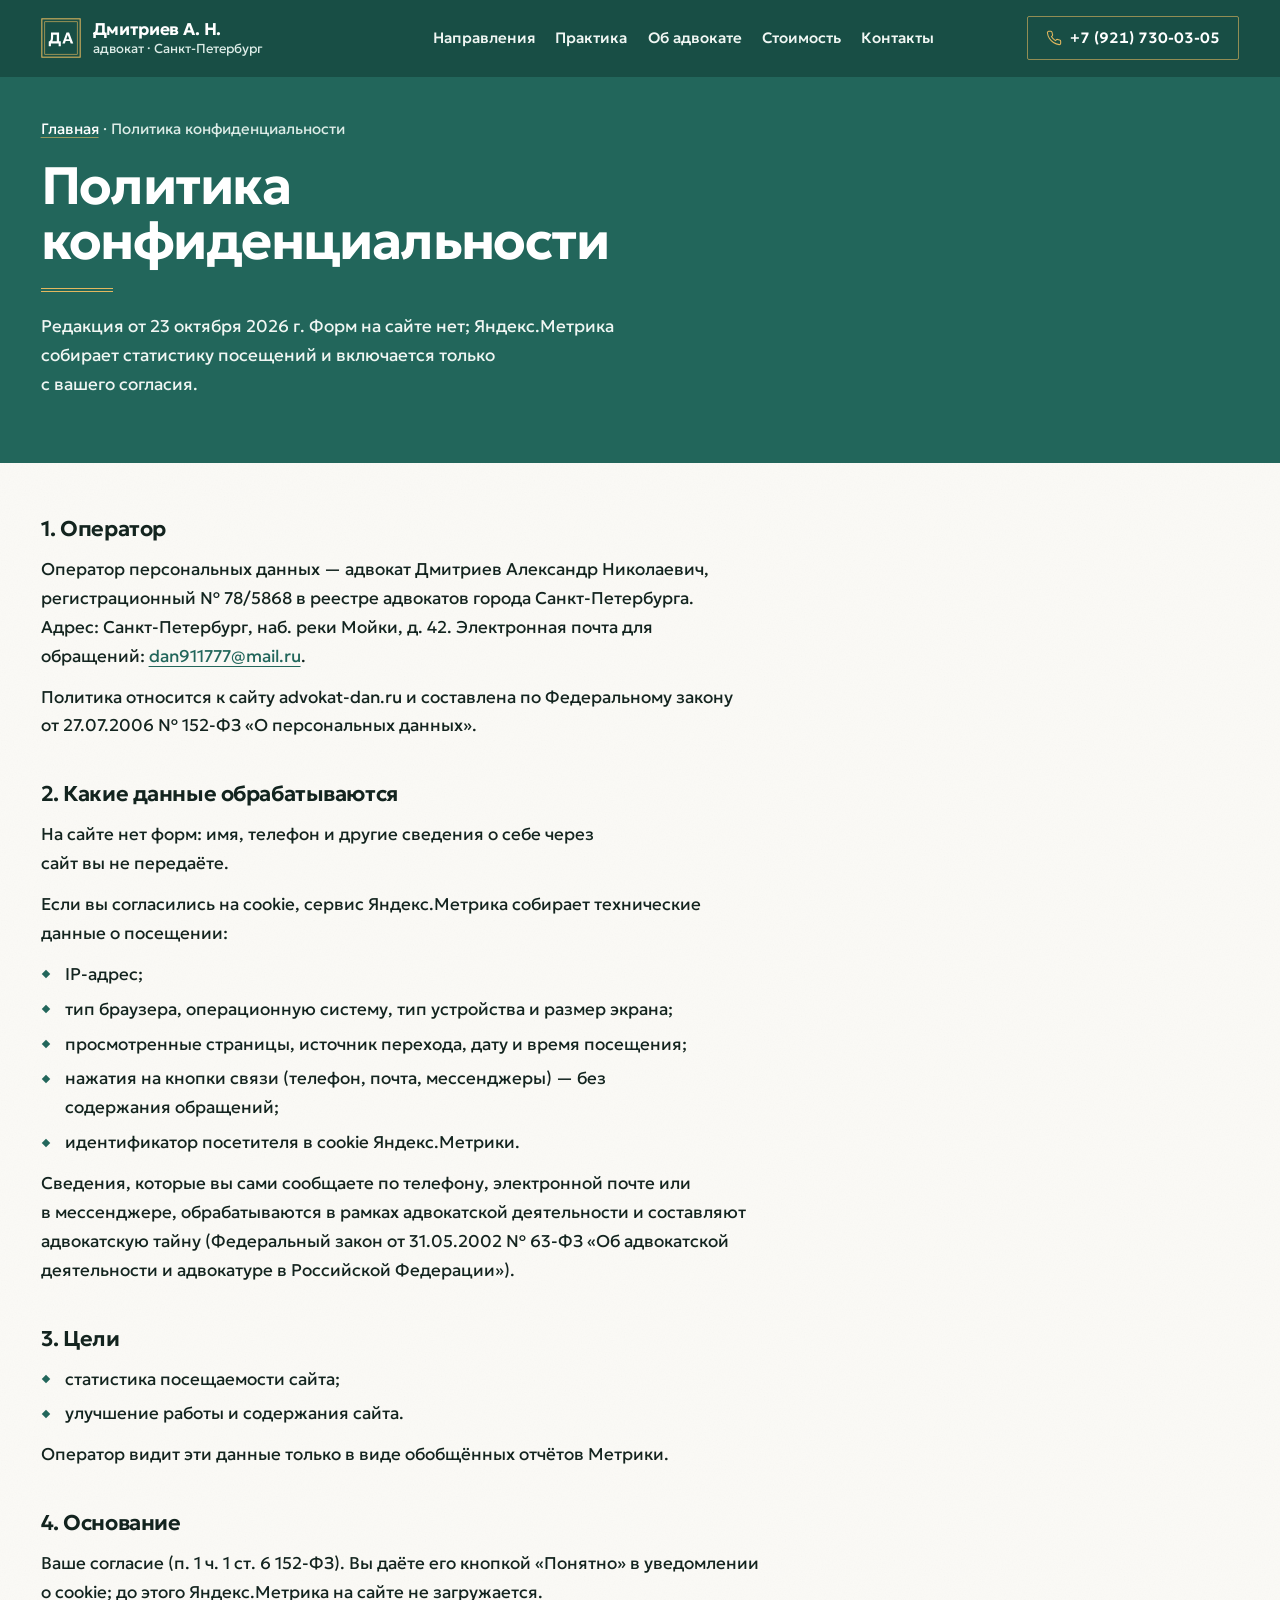
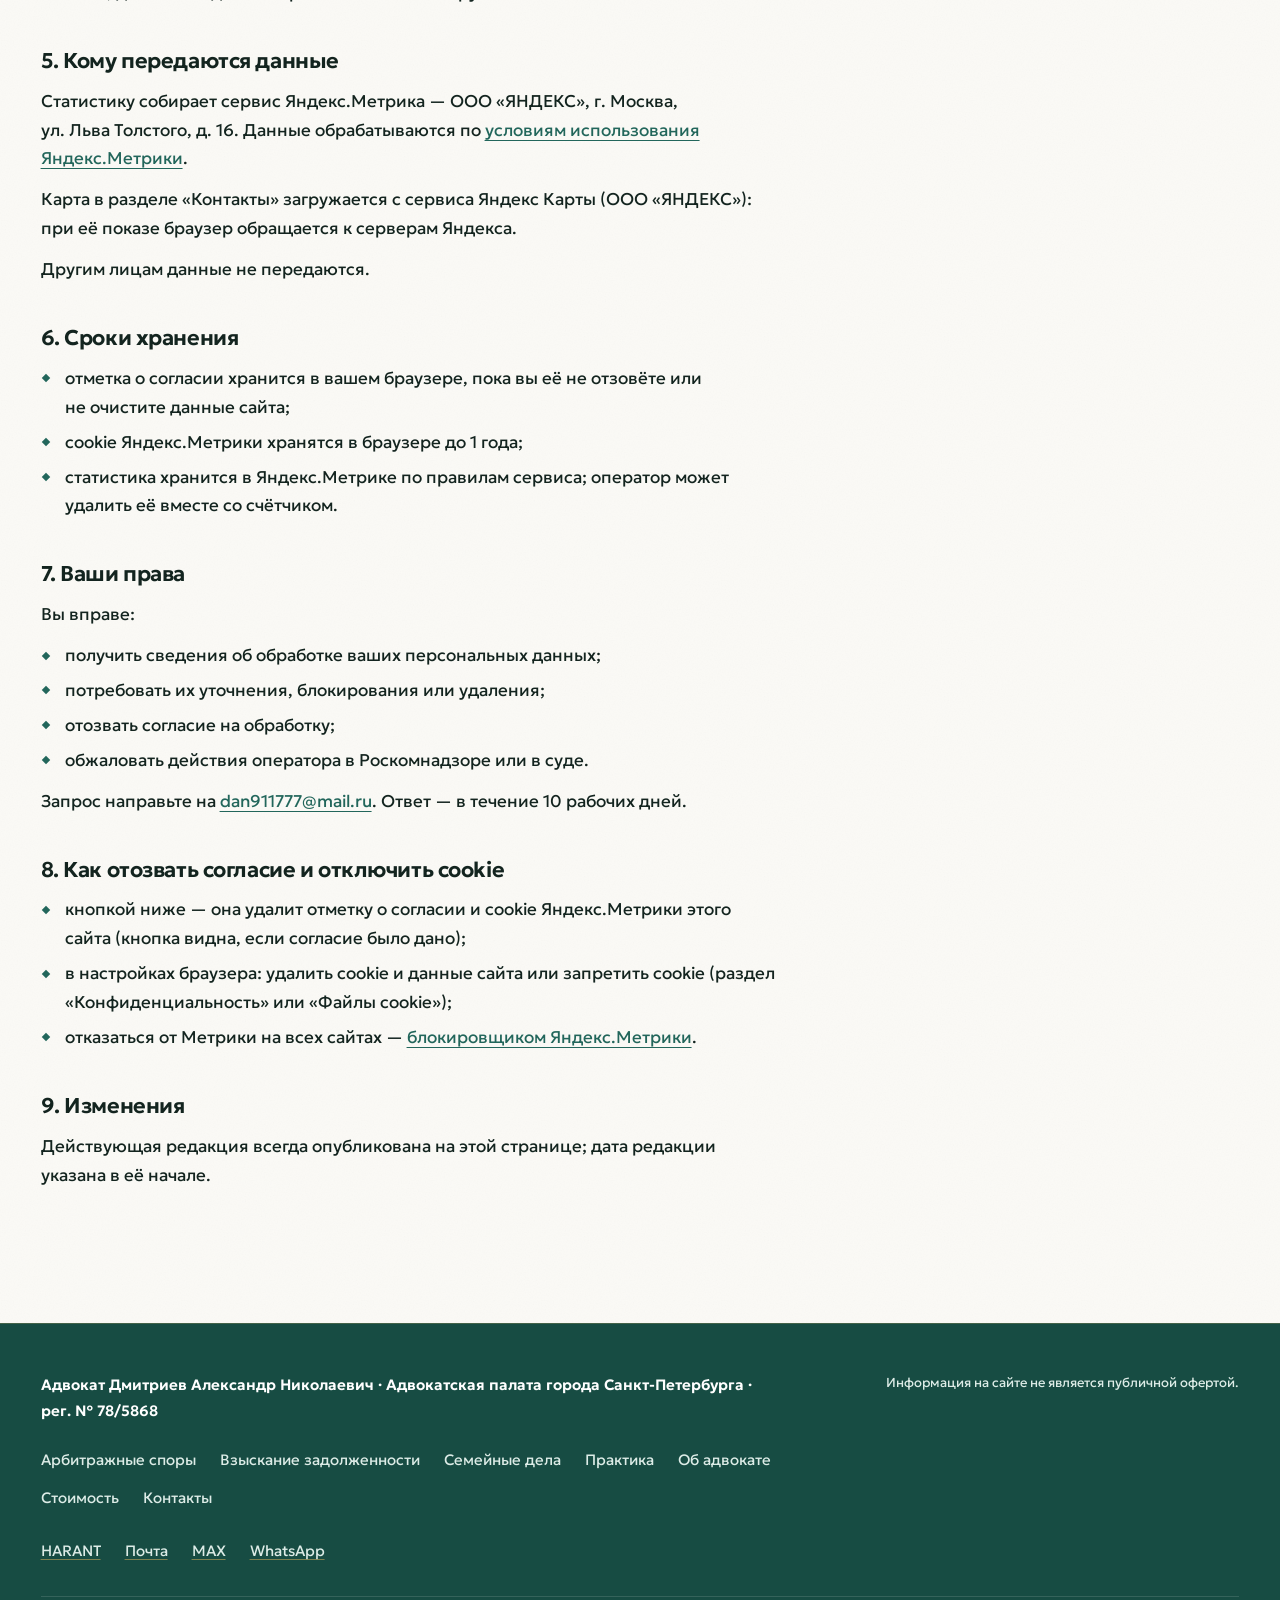
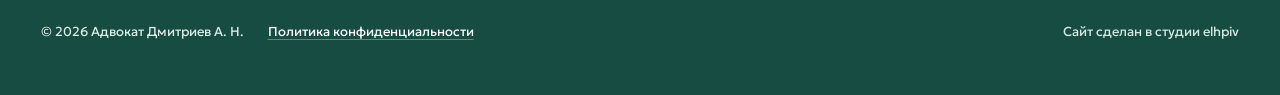
<file: privacy/index.html>
<!DOCTYPE html>
<!-- Палитра «Зимний дворец» (C): цвета — в начале css/style.css -->
<html lang="ru" class="palette-c">
<head>
  <meta charset="utf-8">
  <meta name="viewport" content="width=device-width, initial-scale=1, viewport-fit=cover">
  <meta name="robots" content="noindex, nofollow">
  <meta name="format-detection" content="telephone=no">

  <title>Политика конфиденциальности — адвокат Дмитриев А. Н.</title>
  <meta name="description" content="Как сайт адвоката Дмитриева А. Н. обрабатывает технические данные и cookie Яндекс.Метрики: цели, сроки хранения, права посетителя.">

  <!-- Абсолютные URL подставляет build.sh из SITE_URL (как на главной) -->
  <link rel="canonical" href="https://elhpiv-hash.github.io/advokat-dmitriev/privacy/">
  <meta property="og:type" content="website">
  <meta property="og:locale" content="ru_RU">
  <meta property="og:site_name" content="Адвокат Дмитриев А. Н.">
  <meta property="og:title" content="Политика конфиденциальности — адвокат Дмитриев А. Н.">
  <meta property="og:url" content="https://elhpiv-hash.github.io/advokat-dmitriev/privacy/">
  <meta property="og:image" content="https://elhpiv-hash.github.io/advokat-dmitriev/assets/img/og-cover.jpg">

  <meta name="theme-color" content="#174C43">
  <meta name="color-scheme" content="light">

  <!-- Тот же инлайн-скрипт, что на главной: его sha256 в CSP (.htaccess) общий -->
  <script>document.documentElement.classList.add('js');</script>

  <link rel="preload" href="../assets/fonts/geologica-cyrillic.woff2" as="font" type="font/woff2" crossorigin>
  <link rel="stylesheet" href="../css/style.min.css?v=8698e0eed3">

  <link rel="icon" href="../favicon.ico" sizes="32x32">
  <link rel="icon" href="../assets/img/favicon.svg" type="image/svg+xml">
  <link rel="apple-touch-icon" href="../apple-touch-icon.png">

  <script src="../js/main.min.js?v=a487f1f525" defer></script>
</head>
<body>
  <!-- SVG-спрайт иконок: один раз в разметке, дальше <use href="#…">.
       Иконки — Feather Icons (MIT). Размеры 0×0 в атрибутах, а не в CSS, —
       чтобы спрайт не занял 300×150 px, если стили не загрузились. -->
  <svg width="0" height="0" class="sprite" aria-hidden="true">
    <symbol id="i-phone" viewBox="0 0 24 24" fill="none" stroke="currentColor" stroke-width="1.6" stroke-linecap="round" stroke-linejoin="round">
      <path d="M22 16.92v3a2 2 0 0 1-2.18 2 19.79 19.79 0 0 1-8.63-3.07 19.5 19.5 0 0 1-6-6 19.79 19.79 0 0 1-3.07-8.67A2 2 0 0 1 4.11 2h3a2 2 0 0 1 2 1.72 12.84 12.84 0 0 0 .7 2.81 2 2 0 0 1-.45 2.11L8.09 9.91a16 16 0 0 0 6 6l1.27-1.27a2 2 0 0 1 2.11-.45 12.84 12.84 0 0 0 2.81.7A2 2 0 0 1 22 16.92z"/>
    </symbol>
    <symbol id="i-mail" viewBox="0 0 24 24" fill="none" stroke="currentColor" stroke-width="1.6" stroke-linecap="round" stroke-linejoin="round">
      <path d="M4 4h16c1.1 0 2 .9 2 2v12c0 1.1-.9 2-2 2H4c-1.1 0-2-.9-2-2V6c0-1.1.9-2 2-2z"/>
      <path d="m22 6-10 7L2 6"/>
    </symbol>
    <!-- MAX — нейтральное «облачко сообщения» (Feather, message-square), а не
         фирменный знак мессенджера: монохромно, в стиле остальных иконок.
         Ссылка на профиль MAX — SITE.max (main.js); build.sh переносит её
         в href всех ссылок MAX и в sameAs JSON-LD. -->
    <symbol id="i-max" viewBox="0 0 24 24" fill="none" stroke="currentColor" stroke-width="1.6" stroke-linecap="round" stroke-linejoin="round">
      <path d="M21 15a2 2 0 0 1-2 2H7l-4 4V5a2 2 0 0 1 2-2h14a2 2 0 0 1 2 2z"/>
    </symbol>
    <symbol id="i-whatsapp" viewBox="0 0 24 24" fill="none" stroke="currentColor" stroke-width="1.6" stroke-linecap="round" stroke-linejoin="round">
      <path d="M21 11.5a8.38 8.38 0 0 1-.9 3.8 8.5 8.5 0 0 1-7.6 4.7 8.38 8.38 0 0 1-3.8-.9L3 21l1.9-5.7a8.38 8.38 0 0 1-.9-3.8 8.5 8.5 0 0 1 4.7-7.6 8.38 8.38 0 0 1 3.8-.9h.5a8.48 8.48 0 0 1 8 8v.5z"/>
    </symbol>
    <!-- Монограмма: «Д» и «А» (контуры Geologica 600, без шрифта) в двойной
         рамке акцентного цвета — как гравировка на латунной табличке. Тот же
         знак, с одинарной рамкой, — в favicon. Буквы — currentColor, рамка —
         --d-accent палитры (через style: в атрибуте stroke var() не работает). -->
    <symbol id="i-mono" viewBox="0 0 48 48">
      <rect x="1" y="1" width="46" height="46" fill="none" style="stroke: var(--d-accent, #E3B85F)" stroke-width="1.25"/>
      <rect x="4.5" y="4.5" width="39" height="39" fill="none" style="stroke: var(--d-accent, #E3B85F)" stroke-width="0.75"/>
      <path fill="currentColor" d="M18.94 30.5L18.94 20.02L14.6 20.02L14.6 21.28Q14.6 23.55 14.36 25.17Q14.13 26.8 13.63 27.86Q13.12 28.93 12.28 29.55Q11.45 30.18 10.25 30.46L9.29 28.17Q10.11 27.98 10.64 27.6Q11.16 27.22 11.46 26.47Q11.76 25.73 11.87 24.47Q11.99 23.21 11.99 21.28L11.99 17.5L21.69 17.5L21.69 30.5ZM9.29 33.79L9.29 28.17L10.94 28.24L11.84 27.98L23.78 27.98L23.78 33.79L21.17 33.79L21.17 30.5L11.9 30.5L11.9 33.79ZM25.66 30.5L30.58 17.5L33.71 17.5L38.71 30.5L35.61 30.5L34.6 27.71L29.65 27.71L28.67 30.5ZM30.3 25.39L33.93 25.39L32.09 20.52Z"/>
    </symbol>
    <symbol id="i-arrow-right" viewBox="0 0 24 24" fill="none" stroke="currentColor" stroke-width="1.6" stroke-linecap="round" stroke-linejoin="round">
      <path d="M5 12h14"/>
      <path d="m12 5 7 7-7 7"/>
    </symbol>
    <symbol id="i-arrow" viewBox="0 0 24 24" fill="none" stroke="currentColor" stroke-width="1.6" stroke-linecap="round" stroke-linejoin="round">
      <path d="M7 17 17 7"/>
      <path d="M7 7h10v10"/>
    </symbol>
  </svg>

  <a class="skip-link" href="#main">Перейти к&nbsp;содержанию</a>

  <!-- Плашка о cookie. Скрыта (hidden), пока main.js её не покажет: только если
       задан METRIKA_ID и согласия ещё нет. Без Метрики сайт cookie не ставит —
       и спрашивать не о чем. В DOM она в начале страницы, чтобы с клавиатуры
       и скринридером до неё доходили сразу, а на экране — внизу. -->
  <section class="cookie scheme-dark" aria-label="Уведомление о cookie" data-cookie hidden>
    <div class="cookie__inner container">
      <p class="cookie__text">Сайт использует cookie и&nbsp;Яндекс.Метрику для статистики. Подробнее&nbsp;— в&nbsp;<a href="./">Политике конфиденциальности</a>.</p>
      <button class="btn btn--primary btn--sm cookie__btn" type="button" data-cookie-accept>Понятно</button>
    </div>
  </section>

  <!-- ===== 1. ШАПКА ===== -->
  <header class="header" data-header>
    <div class="header__inner container">
      <a class="brand" href="../">
        <svg class="brand__mark" aria-hidden="true"><use href="#i-mono"/></svg>
        <span class="brand__text">
          <span class="brand__name">Дмитриев А.&nbsp;Н.</span>
          <span class="brand__role">адвокат · Санкт-Петербург</span>
        </span>
      </a>

      <!-- Кнопка стоит в DOM перед меню: при открытом меню Tab ведёт с кнопки
           прямо по пунктам. На десктопе кнопка скрыта, и порядок обхода совпадает
           с визуальным: имя → меню → телефон. -->
      <button class="burger" type="button" aria-expanded="false" aria-controls="menu" data-menu-toggle>
        <span class="burger__label">Меню</span>
        <span class="burger__box" aria-hidden="true">
          <span class="burger__line"></span>
          <span class="burger__line"></span>
        </span>
      </button>

      <div class="menu" id="menu" data-menu>
        <nav class="nav" aria-label="Разделы сайта">
          <!-- role="list": Safari/VoiceOver не считает список списком, если убрать
               маркеры через list-style: none. Атрибут возвращает семантику. -->
          <ul class="nav__list" role="list">
            <li class="nav__item"><a class="nav__link" href="../#directions" data-spy>Направления</a></li>
            <li class="nav__item"><a class="nav__link" href="../#practice" data-spy>Практика</a></li>
            <li class="nav__item"><a class="nav__link" href="../#about" data-spy>Об&nbsp;адвокате</a></li>
            <li class="nav__item"><a class="nav__link" href="../#prices" data-spy>Стоимость</a></li>
            <li class="nav__item"><a class="nav__link" href="../#contacts" data-spy>Контакты</a></li>
          </ul>
        </nav>

        <div class="menu__contacts">
          <a class="menu__phone" href="tel:+79217300305" data-site="phone-link"><span data-site="phone-text">+7 (921) 730-03-05</span></a>
          <p class="menu__hours">Ежедневно, 10:00–18:00</p>
          <div class="menu__actions">
            <a class="btn btn--secondary menu__mail" href="mailto:dan911777@mail.ru" data-site="email-link">
              <svg class="icon" aria-hidden="true"><use href="#i-mail"/></svg>Написать на&nbsp;почту
            </a>
            <a class="btn btn--ghost btn--sm" href="https://max.ru/u/f9LHodD0cOLmEhBS0eUJTvw8-H2b3fWjQTTqWOR5R-0BDjd1Yk-TYRBGBNo" target="_blank" rel="noopener" data-site="max-link">
              <svg class="icon" aria-hidden="true"><use href="#i-max"/></svg>MAX
            </a>
            <a class="btn btn--ghost btn--sm" href="https://wa.me/79524825555" target="_blank" rel="noopener" data-site="whatsapp-link">
              <svg class="icon" aria-hidden="true"><use href="#i-whatsapp"/></svg>WhatsApp
            </a>
          </div>
        </div>
      </div>

      <a class="header__phone" href="tel:+79217300305" data-site="phone-link">
        <svg class="icon" aria-hidden="true"><use href="#i-phone"/></svg>
        <span data-site="phone-text">+7 (921) 730-03-05</span>
      </a>
    </div>
  </header>

  <main id="main" tabindex="-1">
    <section class="page-head theme-hero" aria-labelledby="page-title">
      <div class="container">
        <nav class="page-head__crumbs" aria-label="Навигационная цепочка"><a href="../">Главная</a>&nbsp;· Политика конфиденциальности</nav>
        <h1 class="page-head__title" id="page-title">Политика конфиденциальности</h1>
        <p class="page-head__meta">Редакция от&nbsp;<time datetime="2026-10-23">23&nbsp;октября 2026&nbsp;г.</time> Форм на&nbsp;сайте нет; Яндекс.Метрика собирает статистику посещений и&nbsp;включается только с&nbsp;вашего согласия.</p>
      </div>
    </section>

    <section class="page theme-light" aria-label="Текст политики">
      <div class="container">
        <article class="doc">
          <h2>1. Оператор</h2>
          <p>Оператор персональных данных&nbsp;— адвокат Дмитриев Александр Николаевич, регистрационный №&nbsp;78/5868 в&nbsp;реестре адвокатов города <span class="nowrap">Санкт-Петербурга</span>. Адрес: <span class="nowrap">Санкт-Петербург</span>, наб.&nbsp;реки Мойки, д.&nbsp;42. Электронная почта для обращений: <a href="mailto:dan911777@mail.ru" data-site="email-link">dan911777@mail.ru</a>.</p>
          <p>Политика относится к&nbsp;сайту advokat-dan.ru и&nbsp;составлена по&nbsp;Федеральному закону от&nbsp;27.07.2006 №&nbsp;152-ФЗ «О&nbsp;персональных данных».</p>

          <h2>2. Какие данные обрабатываются</h2>
          <p>На&nbsp;сайте нет форм: имя, телефон и&nbsp;другие сведения о&nbsp;себе через сайт вы&nbsp;не&nbsp;передаёте.</p>
          <p>Если вы согласились на&nbsp;cookie, сервис Яндекс.Метрика собирает технические данные о&nbsp;посещении:</p>
          <ul>
            <li>IP-адрес;</li>
            <li>тип браузера, операционную систему, тип устройства и&nbsp;размер экрана;</li>
            <li>просмотренные страницы, источник перехода, дату и&nbsp;время посещения;</li>
            <li>нажатия на&nbsp;кнопки связи (телефон, почта, мессенджеры)&nbsp;— без содержания обращений;</li>
            <li>идентификатор посетителя в&nbsp;cookie Яндекс.Метрики.</li>
          </ul>
          <p>Сведения, которые вы сами сообщаете по&nbsp;телефону, электронной почте или в&nbsp;мессенджере, обрабатываются в&nbsp;рамках адвокатской деятельности и&nbsp;составляют адвокатскую тайну (Федеральный закон от&nbsp;31.05.2002 №&nbsp;63-ФЗ «Об&nbsp;адвокатской деятельности и&nbsp;адвокатуре в&nbsp;Российской Федерации»).</p>

          <h2>3. Цели</h2>
          <ul>
            <li>статистика посещаемости сайта;</li>
            <li>улучшение работы и&nbsp;содержания сайта.</li>
          </ul>
          <p>Оператор видит эти данные только в&nbsp;виде обобщённых отчётов Метрики.</p>

          <h2>4. Основание</h2>
          <p>Ваше согласие (п.&nbsp;1 ч.&nbsp;1 ст.&nbsp;6 152-ФЗ). Вы&nbsp;даёте его кнопкой «Понятно» в&nbsp;уведомлении о&nbsp;cookie; до&nbsp;этого Яндекс.Метрика на&nbsp;сайте не&nbsp;загружается.</p>

          <h2>5. Кому передаются данные</h2>
          <p>Статистику собирает сервис Яндекс.Метрика&nbsp;— ООО «ЯНДЕКС», <span class="nowrap">г.&nbsp;Москва</span>, ул.&nbsp;Льва Толстого, д.&nbsp;16. Данные обрабатываются по&nbsp;<a href="https://yandex.ru/legal/metrica_termsofuse/ru/" target="_blank" rel="noopener">условиям использования Яндекс.Метрики<span class="sr-only"> (откроется в&nbsp;новой вкладке)</span></a>.</p>
          <p>Карта в&nbsp;разделе «Контакты» загружается с&nbsp;сервиса Яндекс Карты (ООО «ЯНДЕКС»): при её показе браузер обращается к&nbsp;серверам Яндекса.</p>
          <p>Другим лицам данные не&nbsp;передаются.</p>

          <h2>6. Сроки хранения</h2>
          <ul>
            <li>отметка о&nbsp;согласии хранится в&nbsp;вашем браузере, пока вы&nbsp;её&nbsp;не&nbsp;отзовёте или не&nbsp;очистите данные сайта;</li>
            <li>cookie Яндекс.Метрики хранятся в&nbsp;браузере до&nbsp;1&nbsp;года;</li>
            <li>статистика хранится в&nbsp;Яндекс.Метрике по&nbsp;правилам сервиса; оператор может удалить её вместе со&nbsp;счётчиком.</li>
          </ul>

          <h2>7. Ваши права</h2>
          <p>Вы вправе:</p>
          <ul>
            <li>получить сведения об&nbsp;обработке ваших персональных данных;</li>
            <li>потребовать их уточнения, блокирования или удаления;</li>
            <li>отозвать согласие на&nbsp;обработку;</li>
            <li>обжаловать действия оператора в&nbsp;Роскомнадзоре или в&nbsp;суде.</li>
          </ul>
          <p>Запрос направьте на&nbsp;<a href="mailto:dan911777@mail.ru" data-site="email-link">dan911777@mail.ru</a>. Ответ&nbsp;— в&nbsp;течение 10&nbsp;рабочих дней.</p>

          <h2>8. Как отозвать согласие и&nbsp;отключить cookie</h2>
          <ul>
            <li>кнопкой ниже&nbsp;— она удалит отметку о&nbsp;согласии и&nbsp;cookie Яндекс.Метрики этого сайта (кнопка видна, если согласие было дано);</li>
            <li>в&nbsp;настройках браузера: удалить cookie и&nbsp;данные сайта или запретить cookie (раздел «Конфиденциальность» или «Файлы cookie»);</li>
            <li>отказаться от&nbsp;Метрики на&nbsp;всех сайтах&nbsp;— <a href="https://yandex.ru/support/metrica/ru/general/opt-out.html" target="_blank" rel="noopener">блокировщиком Яндекс.Метрики<span class="sr-only"> (откроется в&nbsp;новой вкладке)</span></a>.</li>
          </ul>
          <div class="doc__revoke" data-cookie-revoke hidden>
            <button class="btn btn--secondary btn--sm" type="button">Отозвать согласие на&nbsp;cookie</button>
          </div>

          <h2>9. Изменения</h2>
          <p>Действующая редакция всегда опубликована на&nbsp;этой странице; дата редакции указана в&nbsp;её&nbsp;начале.</p>
        </article>
      </div>
    </section>
  </main>

  <!-- ===== 13. ПОДВАЛ ===== -->
  <footer class="footer theme-deep">
    <div class="footer__inner container">
      <p class="footer__name">Адвокат Дмитриев Александр Николаевич&nbsp;· Адвокатская палата города <span class="nowrap">Санкт-Петербурга</span>&nbsp;· рег.&nbsp;№&nbsp;78/5868</p>

      <nav class="footer__nav" aria-label="Разделы сайта в подвале">
        <ul class="footer__links" role="list">
          <li><a href="../#arbitration">Арбитражные споры</a></li>
          <li><a href="../#debts">Взыскание задолженности</a></li>
          <li><a href="../#family">Семейные дела</a></li>
          <li><a href="../#practice">Практика</a></li>
          <li><a href="../#about">Об&nbsp;адвокате</a></li>
          <li><a href="../#prices">Стоимость</a></li>
          <li><a href="../#contacts">Контакты</a></li>
        </ul>
      </nav>

      <p class="footer__note">Информация на&nbsp;сайте не&nbsp;является публичной офертой.</p>

      <ul class="footer__links footer__links--ext" role="list">
        <li><a href="https://harant.ru/lawyers/sankt-peterburg/dmitriev-aleksandr-nikolaevich-2/" target="_blank" rel="noopener">HARANT<span class="sr-only"> (откроется в&nbsp;новой вкладке)</span></a></li>
        <li><a href="mailto:dan911777@mail.ru" data-site="email-link">Почта</a></li>
        <li><a href="https://max.ru/u/f9LHodD0cOLmEhBS0eUJTvw8-H2b3fWjQTTqWOR5R-0BDjd1Yk-TYRBGBNo" target="_blank" rel="noopener" data-site="max-link">MAX<span class="sr-only"> (откроется в&nbsp;новой вкладке)</span></a></li>
        <li><a href="https://wa.me/79524825555" target="_blank" rel="noopener" data-site="whatsapp-link">WhatsApp<span class="sr-only"> (откроется в&nbsp;новой вкладке)</span></a></li>
      </ul>

      <!-- Нижняя строка: ©, политика и — мелко — студия. Ссылку на студию
           собирает build.sh из STUDIO_URL; пока он пуст — просто текст. -->
      <div class="footer__legal">
        <p class="footer__copy">© 2026 Адвокат Дмитриев А.&nbsp;Н.</p>
        <a class="footer__policy" href="./" aria-current="page">Политика конфиденциальности</a>
        <!-- studio --><span class="footer__studio">Сайт сделан в&nbsp;студии elhpiv</span><!-- /studio -->
      </div>
    </div>
  </footer>

  <!-- ===== 14. МОБИЛЬНАЯ ПАНЕЛЬ ===== -->
  <!-- Видна только до 768 px: звонок, почта и MAX. Пока на экране кнопки первого экрана,
       панель спрятана, чтобы не дублировать их; прячется и при клавиатуре (main.js). -->
  <aside class="mobile-bar" aria-label="Быстрая связь" data-mobile-bar>
    <a class="mobile-bar__btn mobile-bar__btn--primary" href="tel:+79217300305" data-site="phone-link">
      <svg class="icon" aria-hidden="true"><use href="#i-phone"/></svg>Позвонить
    </a>
    <a class="mobile-bar__btn" href="mailto:dan911777@mail.ru" data-site="email-link">
      <svg class="icon" aria-hidden="true"><use href="#i-mail"/></svg>Почта
    </a>
    <a class="mobile-bar__btn" href="https://max.ru/u/f9LHodD0cOLmEhBS0eUJTvw8-H2b3fWjQTTqWOR5R-0BDjd1Yk-TYRBGBNo" target="_blank" rel="noopener" data-site="max-link">
      <svg class="icon" aria-hidden="true"><use href="#i-max"/></svg>MAX
    </a>
  </aside>
</body>
</html>
</file>
<file: css/style.min.css>
@font-face{font-family:Geologica;font-style:normal;font-weight:100 900;font-display:swap;src:url('../assets/fonts/geologica-cyrillic-ext.woff2') format('woff2');unicode-range:U+0460-052F,U+1C80-1C8A,U+20B4,U+2DE0-2DFF,U+A640-A69F,U+FE2E-FE2F}@font-face{font-family:Geologica;font-style:normal;font-weight:100 900;font-display:swap;src:url('../assets/fonts/geologica-cyrillic.woff2') format('woff2');unicode-range:U+0301,U+0400-045F,U+0490-0491,U+04B0-04B1,U+2116}@font-face{font-family:Geologica;font-style:normal;font-weight:100 900;font-display:swap;src:url('../assets/fonts/geologica-latin-ext.woff2') format('woff2');unicode-range:U+0100-02BA,U+02BD-02C5,U+02C7-02CC,U+02CE-02D7,U+02DD-02FF,U+0304,U+0308,U+0329,U+1D00-1DBF,U+1E00-1E9F,U+1EF2-1EFF,U+2020,U+20A0-20AB,U+20AD-20C0,U+2113,U+2C60-2C7F,U+A720-A7FF}@font-face{font-family:Geologica;font-style:normal;font-weight:100 900;font-display:swap;src:url('../assets/fonts/geologica-latin.woff2') format('woff2');unicode-range:U+0000-00FF,U+0131,U+0152-0153,U+02BB-02BC,U+02C6,U+02DA,U+02DC,U+0304,U+0308,U+0329,U+2000-206F,U+20AC,U+2122,U+2191,U+2193,U+2212,U+2215,U+FEFF,U+FFFD}@font-face{font-family:'Geologica Fallback';src:local('Arial'),local('ArialMT');size-adjust:106.41%;ascent-override:91.63%;descent-override:25.84%;line-gap-override:0%}:root{--p-hero:#22665B;--p-band:#22665B;--p-deep:#174C43;--p-deep-rgb:23 76 67;--p-plate:#22665B;--p-light:#FBFAF6;--p-paper:#ECF3EF;--d-fg:#FFFFFF;--d-fg-rgb:255 255 255;--d-strong:#F0F6F3;--d-muted:#DDECE7;--d-label:#D6E8E2;--d-accent:#E3B85F;--d-accent-rgb:227 184 95;--d-accent-hover:#EDCA80;--d-accent-text:#F8E0A8;--d-cta-fg:#123A33;--l-fg:#13241F;--l-fg-rgb:19 36 31;--l-muted:#4A5A55;--l-card:#FFFFFF;--l-accent:#22665B;--l-accent-rgb:34 102 91;--l-cta-bg:#22665B;--l-cta-fg:#FFFFFF;--l-cta-hover:#1C5249;color-scheme:light}.scheme-dark,.theme-band,.theme-deep,.theme-hero,:root{--fg:var(--d-fg);--strong:var(--d-strong);--muted:var(--d-muted);--label:var(--d-label);--line:rgb(var(--d-fg-rgb) / 0.13);--line-strong:rgb(var(--d-fg-rgb) / 0.26);--card:rgb(255 255 255 / 0.05);--accent:var(--d-accent);--accent-text:var(--d-accent-text);--cta-bg:var(--d-accent);--cta-fg:var(--d-cta-fg);--cta-hover:var(--d-accent-hover);--tint:rgb(var(--d-accent-rgb) / 0.12);--focus:var(--d-fg)}.scheme-light,.theme-light,.theme-paper{--fg:var(--l-fg);--strong:var(--l-fg);--muted:var(--l-muted);--label:var(--l-muted);--line:rgb(var(--l-fg-rgb) / 0.14);--line-strong:rgb(var(--l-fg-rgb) / 0.3);--card:var(--l-card);--accent:var(--l-accent);--accent-text:var(--l-accent);--cta-bg:var(--l-cta-bg);--cta-fg:var(--l-cta-fg);--cta-hover:var(--l-cta-hover);--tint:rgb(var(--l-accent-rgb) / 0.08);--focus:var(--l-cta-bg)}:root{--font:'Geologica','Geologica Fallback',system-ui,-apple-system,'Segoe UI',Roboto,Arial,sans-serif;--fs-h1:clamp(2.75rem, 1.982rem + 3.839vw, 5.375rem);--fs-h2:clamp(1.625rem, 1.304rem + 1.607vw, 2.75rem);--fs-h3:clamp(1.125rem, 1.054rem + 0.357vw, 1.375rem);--fs-lead:clamp(1.0625rem, 0.991rem + 0.357vw, 1.3125rem);--fs-numeral:clamp(2.5rem, 1.929rem + 2.857vw, 4.5rem);--fs-body:1.0625rem;--fs-small:0.9375rem;--fs-micro:0.8125rem;--space-section:clamp(4.5rem, 3.214rem + 6.429vw, 9rem);--space-block:clamp(2rem, 1.571rem + 2.143vw, 3.5rem);--container:75rem;--gutter:clamp(1.25rem, 0.821rem + 2.143vw, 2.75rem);--radius:2px;--rule:4px;--ease-out:cubic-bezier(0.22, 1, 0.36, 1);--t-hover:0.5s;--t-intro:0.9s;--intro-shift:0.75rem;--header-h:4rem;--bar-h:3.5rem}*,::after,::before{box-sizing:border-box}html{-webkit-text-size-adjust:100%;text-size-adjust:100%}blockquote,body,dd,dl,figure,h1,h2,h3,h4,ol,p,ul{margin:0}ol,ul{padding:0;list-style:none}iframe,img,svg{display:block;max-width:100%}button{padding:0;border:0;background:0 0;color:inherit;font:inherit;cursor:pointer}address{font-style:normal}[hidden]{display:none!important}html{scroll-padding-top:var(--header-h)}body{min-height:100vh;background-color:var(--p-deep);color:var(--d-fg);font-family:var(--font);font-size:var(--fs-body);font-weight:400;line-height:1.7;font-kerning:normal;overflow-wrap:break-word;-webkit-font-smoothing:antialiased;-moz-osx-font-smoothing:grayscale}h1,h2,h3,h4{font-weight:600;line-height:1.14;letter-spacing:-.02em;text-wrap:balance}h2{font-size:var(--fs-h2);font-weight:620}h3{font-size:var(--fs-h3);letter-spacing:-.01em}dd,dt,li,p{text-wrap:pretty}a{color:inherit;text-decoration-thickness:1px;text-underline-offset:0.22em}a[href^='tel:']{white-space:nowrap}::selection{background-color:var(--d-accent);color:var(--d-cta-fg)}:focus-visible{outline:2px solid var(--focus);outline-offset:3px;border-radius:var(--radius)}[tabindex='-1']:focus{outline:0}.container{width:100%;max-width:calc(var(--container) + var(--gutter) * 2);margin-inline:auto;padding-inline:max(var(--gutter),env(safe-area-inset-left)) max(var(--gutter),env(safe-area-inset-right))}.section{position:relative;isolation:isolate;padding-block:var(--space-section);content-visibility:auto;contain-intrinsic-size:auto 60rem}.is-fully-rendered .section{content-visibility:visible}.plinth>.container,.section>.container{position:relative;z-index:1}.section__title{max-width:46rem;margin-bottom:var(--space-block)}.section__title::before{content:'';display:block;width:2.5rem;height:var(--rule);margin-bottom:1.25rem;border-block:1px solid var(--accent)}.chapter+.chapter,.section--joined{padding-top:calc(var(--space-section) * .6)}.chapter:has(+ .chapter),.section:has(+ .section--joined){padding-bottom:calc(var(--space-section) * .6)}.chapter+.chapter::before,.section--joined::before{content:'';position:absolute;top:0;right:max(var(--gutter),(100% - var(--container)) / 2);left:max(var(--gutter),(100% - var(--container)) / 2);z-index:1;height:var(--rule);border-block:1px solid var(--line-strong)}.theme-band,.theme-deep,.theme-hero,.theme-light,.theme-paper{background-color:var(--bg);color:var(--fg)}.theme-hero{--bg:var(--p-hero)}.theme-band{--bg:var(--p-band)}.theme-deep{--bg:var(--p-deep)}.theme-light{--bg:var(--p-light)}.theme-paper{--bg:var(--p-paper)}.theme-light::after,.theme-paper::after{content:'';position:absolute;inset:0;z-index:0;background-image:url("data:image/svg+xml,%3Csvg xmlns='http://www.w3.org/2000/svg' width='180' height='180'%3E%3Cfilter id='n'%3E%3CfeTurbulence type='fractalNoise' baseFrequency='0.75' numOctaves='2' stitchTiles='stitch'/%3E%3CfeColorMatrix type='saturate' values='0'/%3E%3C/filter%3E%3Crect width='100%25' height='100%25' filter='url(%23n)'/%3E%3C/svg%3E");background-size:180px;opacity:.05;pointer-events:none}.is-menu-open{overflow:hidden}.sprite{position:absolute;overflow:hidden}.icon{flex:none;width:1.15em;height:1.15em}.skip-link{position:absolute;top:.5rem;left:var(--gutter);z-index:100;padding:.75rem 1.125rem;border-radius:var(--radius);background-color:var(--d-fg);color:var(--p-deep);font-weight:600;text-decoration:none;transform:translateY(-200%);transition:transform .2s var(--ease-out)}.skip-link:focus{transform:none}.btn{display:inline-flex;align-items:center;justify-content:center;gap:.625rem;min-height:3.25rem;padding:.875rem 1.625rem;border:1px solid transparent;border-radius:var(--radius);font-family:var(--font);font-size:.9375rem;font-weight:600;line-height:1.2;text-align:center;text-decoration:none;touch-action:manipulation;-webkit-tap-highlight-color:transparent;transition:background-color var(--t-hover) var(--ease-out),border-color var(--t-hover) var(--ease-out),color var(--t-hover) var(--ease-out)}.btn .icon{width:1.125rem;height:1.125rem}.btn--primary{border-color:var(--cta-bg);background-color:var(--cta-bg);color:var(--cta-fg)}.btn--secondary{border-color:var(--accent);color:var(--fg)}.btn--ghost{border-color:var(--line-strong);color:var(--fg)}.btn--sm{min-height:2.75rem;padding:.5rem 1rem;font-size:.875rem}.btn--sm .icon{width:1rem;height:1rem}.btn:active{transform:translateY(1px)}.link-arrow{display:inline-flex;align-items:center;gap:.375rem;color:var(--fg);font-weight:600;text-decoration:underline;text-decoration-color:var(--accent);text-underline-offset:0.3em}.link-arrow .icon{width:1rem;height:1rem;color:var(--accent);transition:transform var(--t-hover) var(--ease-out)}.numeral{display:inline-block;padding:.16em .04em .16em .09em;border-block:max(1px,0.03em) solid currentColor;line-height:.7;letter-spacing:.05em}.header{position:relative;z-index:50;background-color:var(--p-deep);color:var(--d-fg)}.js .header{position:fixed;top:0;right:0;left:0;background-color:rgb(var(--p-deep-rgb) / .96);border-bottom:1px solid transparent;transition:transform var(--t-hover) var(--ease-out),background-color var(--t-hover) var(--ease-out),border-color var(--t-hover) var(--ease-out)}@supports ((-webkit-backdrop-filter:blur(1px)) or (backdrop-filter:blur(1px))){.js .header{background-color:rgb(var(--p-deep-rgb) / .88);-webkit-backdrop-filter:blur(16px);backdrop-filter:blur(16px)}}.js .header--solid{background-color:rgb(var(--p-deep-rgb) / .97);border-bottom-color:rgb(var(--d-accent-rgb) / .22)}.header--hidden{transform:translateY(-100%)}.header:focus-within{transform:none}.is-menu-open .header{background-color:var(--p-deep)}.header-sentinel{position:absolute;top:0;left:0;width:1px;visibility:hidden;pointer-events:none}.header__inner{display:flex;flex-wrap:wrap;align-items:center;gap:.25rem 1rem;min-height:var(--header-h);padding-block:0.5rem}.js .header__inner{flex-wrap:nowrap;height:var(--header-h);padding-block:0}.header__phone{display:none;align-items:center;gap:.5rem;min-height:2.75rem;padding:.5rem 1.125rem;border:1px solid rgb(var(--d-accent-rgb) / .6);border-radius:var(--radius);color:var(--d-fg);font-size:var(--fs-small);font-weight:600;font-variant-numeric:tabular-nums;text-decoration:none;white-space:nowrap}.header__phone .icon{width:1rem;height:1rem;color:var(--d-accent)}.brand{display:flex;align-items:center;gap:.75rem;min-height:2.75rem;margin-right:auto;color:var(--d-fg);line-height:1.25;text-decoration:none}.brand__mark{flex:none;width:2.5rem;height:2.5rem}.brand__text{display:flex;flex-direction:column}.brand__name{font-size:1.0625rem;font-weight:650;letter-spacing:-.01em}.brand__role{display:none;color:var(--d-muted);font-size:var(--fs-micro);font-weight:400;white-space:nowrap}.burger{display:none}.js .burger{order:1;display:inline-flex;align-items:center;justify-content:center;gap:.75rem;min-width:2.75rem;min-height:2.75rem;margin-right:-.5rem;padding-inline:0.5rem;color:var(--d-fg);font-size:var(--fs-small);font-weight:600}.burger__label{position:absolute;width:1px;height:1px;overflow:hidden;clip-path:inset(50%);white-space:nowrap}.burger__box{position:relative;width:1.375rem;height:.625rem}.burger__line{position:absolute;left:0;width:100%;height:1.5px;background-color:currentColor;transition:top .35s var(--ease-out),transform .35s var(--ease-out)}.burger__line:first-child{top:0}.burger__line:last-child{top:calc(100% - 1.5px)}.burger[aria-expanded=true] .burger__line{top:calc(50% - .75px)}.burger[aria-expanded=true] .burger__line:first-child{transform:rotate(45deg)}.burger[aria-expanded=true] .burger__line:last-child{transform:rotate(-45deg)}.menu{flex-basis:100%}.menu__contacts{display:none}.js .menu{position:absolute;top:100%;left:0;right:0;display:flex;flex-direction:column;gap:2.5rem;height:calc(100vh - var(--header-h));height:calc(100dvh - var(--header-h));padding:.5rem max(var(--gutter),env(safe-area-inset-right)) calc(2rem + env(safe-area-inset-bottom)) max(var(--gutter),env(safe-area-inset-left));overflow-y:auto;overscroll-behavior:contain;background-color:var(--p-deep);opacity:0;visibility:hidden;transform:translateY(-.5rem);transition:opacity .35s var(--ease-out),transform .35s var(--ease-out),visibility 0s linear .35s}.js .menu--open{opacity:1;visibility:visible;transform:none;transition-delay:0s}.js .menu__contacts{display:grid;gap:1rem;margin-top:auto}.menu__phone{color:var(--d-fg);font-size:1.625rem;font-weight:650;font-variant-numeric:tabular-nums;text-decoration:none}.menu__hours{margin-top:-.75rem;color:var(--d-muted);font-size:var(--fs-small)}.menu__actions{display:flex;flex-wrap:wrap;gap:.75rem}.menu__actions .btn{flex:1 1 0}.menu__actions .menu__mail{flex-basis:100%}.nav__list{display:flex;flex-wrap:wrap;gap:0 1.25rem}.nav__link{display:inline-block;padding-block:0.5rem;color:var(--d-fg);font-weight:500;text-decoration:none;white-space:nowrap}.js .nav__list{flex-direction:column}.js .nav__link{display:block;padding-block:1.125rem;border-bottom:1px solid rgb(var(--d-fg-rgb) / .08);font-size:1.75rem;font-weight:600;letter-spacing:-.02em;line-height:1.2}.js .nav__link--active::after{content:'';display:inline-block;width:.4375rem;height:.4375rem;margin-left:.875rem;background-color:var(--d-accent);vertical-align:middle;transform:rotate(45deg)}.hero{position:relative;isolation:isolate;overflow:hidden}.hero__inner{position:relative;z-index:1;padding-block:0 clamp(2.5rem,1.786rem + 3.571vw,4rem)}.js .hero__inner{padding-top:var(--header-h)}.hero__figure{--strip:clamp(13rem, 100vh - 31rem, 28rem);position:relative;height:var(--strip);margin:0 calc(-1 * var(--gutter)) 1.25rem}@supports (height:100svh){.hero__figure{--strip:clamp(13rem, 100svh - 31rem, 28rem)}}.hero__figure::before{content:'';position:absolute;inset:4% 0 0;z-index:-1;background:radial-gradient(closest-side at 50% 42%,rgb(255 255 255 / .14),rgb(255 255 255 / .05) 62%,transparent);pointer-events:none}.hero__figure picture{display:block;width:min(100%,26rem,var(--strip) * 1.35);height:100%;margin-inline:auto;-webkit-mask-image:linear-gradient(to bottom,#000 70%,transparent 98%);mask-image:linear-gradient(to bottom,#000 70%,transparent 98%)}.hero__photo{width:100%;height:100%;object-fit:cover;object-position:50% 0}.hero__content{container-type:inline-size}.hero__meta{max-width:34rem;margin-bottom:1rem;color:var(--muted);font-size:var(--fs-micro);font-weight:500;line-height:1.55}.hero__title{font-size:var(--fs-h1);font-size:min(var(--fs-h1), 100cqi / 6.2);font-weight:650;line-height:1;letter-spacing:-.03em}.hero__surname{display:block}.hero__given{display:block;margin-top:.3em;color:var(--strong);font-size:.5em;font-weight:300;letter-spacing:-.01em;line-height:1.15}.hero__title::after{content:'';display:block;width:4.5rem;height:var(--rule);margin-top:clamp(1rem,.75rem + 1vw,1.75rem);border-block:1px solid var(--accent)}.hero__lead{max-width:36rem;margin-top:clamp(1rem,.75rem + 1vw,1.75rem);color:var(--strong);font-size:var(--fs-lead);line-height:1.5}.hero__actions{display:grid;gap:.75rem;margin-top:1.5rem}.hero__more{display:flex;flex-wrap:wrap;align-items:center;gap:.75rem 1.25rem;margin-top:.75rem}.contacts__messengers,.hero__messengers{display:flex;gap:.75rem;flex:1 1 100%}.contacts__messengers .btn,.hero__messengers .btn{flex:1 1 0}.hero__note{color:var(--accent-text);font-size:var(--fs-small);font-weight:600}.js [data-intro]{opacity:0;transform:translate3d(0,var(--intro-shift),0);transition:opacity var(--t-intro) var(--ease-out),transform var(--t-intro) var(--ease-out);animation:failsafe-show 0s linear 4s forwards}.is-loaded [data-intro]{opacity:1;transform:none}.is-loaded .hero__lead{transition-delay:0.1s}.is-loaded .hero__actions{transition-delay:0.2s}.is-loaded .hero__more{transition-delay:0.3s}.plinth{position:relative;isolation:isolate;border-top:1px solid rgb(var(--d-accent-rgb) / .28)}.plinth__list{display:grid}.plinth__item{display:grid;gap:.125rem;padding-block:0.75rem;border-bottom:1px solid var(--line)}.plinth__item:last-child{border-bottom:0}.plinth__label{color:var(--label);font-size:var(--fs-micro);font-weight:500}.plinth__value{font-size:var(--fs-small);font-weight:500;line-height:1.5}.directions{position:relative;isolation:isolate;padding-block:clamp(2.25rem,1.75rem + 2.5vw,4rem)}.directions>.container{position:relative;z-index:1}.directions__title{margin-bottom:1.25rem;font-size:var(--fs-h3);font-weight:600}.directions__list{display:grid;gap:.75rem}.direction{position:relative;display:grid;grid-template-columns:minmax(0,1fr) auto;align-content:start;gap:.75rem 1rem;height:100%;padding:1.375rem 1.375rem 1.5rem;overflow:hidden;border:1px solid var(--line);border-radius:var(--radius);background-color:var(--card);color:var(--fg);text-decoration:none;transition:border-color var(--t-hover) var(--ease-out)}.direction::before{content:'';position:absolute;top:0;bottom:0;left:0;width:3px;background-color:var(--accent);transform:scaleY(0);transform-origin:top;transition:transform var(--t-hover) var(--ease-out)}.direction__num{justify-self:start;color:var(--accent);font-size:1.375rem;font-weight:300}.direction__arrow{width:1.125rem;height:1.125rem;color:var(--accent);transition:transform var(--t-hover) var(--ease-out)}.direction__body{grid-column:1/-1;display:grid;gap:.375rem}.direction__name{font-size:1.125rem;font-weight:600;line-height:1.3}.direction__desc{color:var(--muted);font-size:var(--fs-small);line-height:1.5}.chapter__grid{display:grid;grid-template-columns:minmax(0,1fr);align-items:start}.chapter__num{display:flex;margin-bottom:1.25rem;color:var(--accent);font-size:var(--fs-numeral);font-weight:200}.chapter__title{margin-bottom:1rem}.chapter__title::before{display:none}.chapter__lead{max-width:34rem;color:var(--muted);font-size:var(--fs-lead);line-height:1.5}.clauses{margin-top:var(--space-block);border-top:1px solid var(--line-strong)}.clause{position:relative;padding:1.25rem 0 1.25rem 1.625rem;border-bottom:1px solid var(--line)}.clause::before{content:'';position:absolute;top:calc(1.25rem + var(--fs-h3) * .65 - .21875rem);left:.125rem;width:.4375rem;height:.4375rem;background-color:var(--accent);transform:rotate(45deg)}.clause__title{line-height:1.3}.clause__desc{max-width:36rem;margin-top:.375rem;color:var(--muted);font-size:var(--fs-small);line-height:1.6}.chapter__note{margin-top:1.5rem;font-size:var(--fs-small)}.fee{margin-top:var(--space-block);padding:clamp(1.625rem,1.411rem + 1.071vw,2.375rem);border:1px solid var(--line-strong);border-radius:var(--radius);background-color:var(--card);box-shadow:inset 0 0 0 6px var(--card),inset 0 0 0 7px var(--line)}.fee__title{margin-bottom:.5rem;font-size:var(--fs-h3)}.fee__list{margin-bottom:1.5rem}.fee__row{display:grid;align-items:baseline;gap:.125rem 1rem;padding-block:0.875rem;border-bottom:1px solid var(--line);font-size:var(--fs-small)}.fee__row dt{color:var(--muted);line-height:1.45}.fee__row dd{font-weight:650;white-space:nowrap}.fee__row--free dt{color:var(--fg);font-weight:600}.fee__row--free dd{color:var(--accent-text)}.fee__actions{display:grid;gap:.75rem}.practice{display:grid;grid-template-columns:minmax(0,1fr);gap:var(--space-block)}.tenure__value{font-size:clamp(5.5rem, 4rem + 7.5vw, 10.5rem);font-weight:200;line-height:.82;letter-spacing:-.05em;font-variant-numeric:lining-nums}.tenure__plus{color:var(--accent);font-weight:300}.tenure__label{margin-top:1rem;font-size:var(--fs-h3);font-weight:600;line-height:1.3}.tenure__text{max-width:24rem;margin-top:.75rem;color:var(--muted)}.practice__charts{display:grid;gap:var(--space-block)}.chart__title{margin-bottom:1rem;font-size:var(--fs-h3);font-weight:600;letter-spacing:-.01em;line-height:1.25}.chart__note{margin-top:.75rem;color:var(--muted);font-size:var(--fs-micro)}.tally{border-top:1px solid var(--line-strong)}.tally__item{display:grid;grid-template-columns:minmax(0,1fr) 5.25rem 1.25rem;align-items:center;gap:1rem;padding-block:0.6875rem;border-bottom:1px solid var(--line);font-size:var(--fs-small);font-weight:500;line-height:1.4}.tally__units{display:block;width:calc(var(--v) * 1.0625rem - .3125rem);height:.75rem;background:repeating-linear-gradient(90deg,var(--accent) 0 .75rem,transparent .75rem 1.0625rem)}.tally__value{font-weight:650;font-variant-numeric:tabular-nums;text-align:right}.years{--cell:0.875rem;--step:1.1875rem;display:flex;align-items:flex-end;padding-top:.5rem}.years__item{position:relative;display:flex;flex:1 1 0;flex-direction:column;align-items:center}.years__value{order:1;margin-bottom:.5rem;font-weight:650;font-variant-numeric:tabular-nums}.years__units{order:2;display:block;width:2rem;height:calc(var(--v) * var(--step) - (var(--step) - var(--cell)));margin-bottom:.5rem;background:repeating-linear-gradient(0deg,var(--accent) 0 var(--cell),transparent var(--cell) var(--step))}.years__label{position:relative;order:3;align-self:stretch;padding-top:.625rem;border-top:1px solid var(--line-strong);color:var(--muted);font-size:var(--fs-small);text-align:center}.years__item--after-gap{margin-left:1.75rem}.years__item--after-gap .years__label::before{content:'';position:absolute;top:-.5rem;left:-1.25rem;width:.625rem;height:1rem;border-inline:1px solid var(--line-strong);transform:skewX(-24deg)}.years__item--partial .years__units{opacity:.5}.cities{margin-top:var(--space-section);padding-top:var(--space-block);border-top:1px solid var(--line-strong)}.cities__title{font-size:clamp(1.375rem, 1.232rem + .714vw, 1.875rem)}.cities__lead{max-width:38rem;margin-top:.75rem;color:var(--muted)}.cities__grid{display:grid;gap:1.25rem;margin-top:var(--space-block)}.city{padding:1.5rem;border:1px solid var(--line);border-radius:var(--radius);background-color:var(--card)}.city__name{font-size:var(--fs-h3);line-height:1.25}.city__text{margin-top:.5rem;color:var(--muted);font-size:var(--fs-small)}.cases{display:flex;flex-wrap:wrap;gap:.5rem;margin-top:1rem}.cases__item{padding:.25rem .625rem;border:1px solid var(--line-strong);border-radius:var(--radius);font-size:var(--fs-small);font-weight:500;font-variant-numeric:tabular-nums;white-space:nowrap}.practice__source{display:flex;flex-wrap:wrap;align-items:baseline;justify-content:space-between;gap:.75rem 2rem;margin-top:2.5rem;padding-top:1.25rem;border-top:1px solid var(--line);color:var(--muted);font-size:var(--fs-small)}.about{display:grid;grid-template-columns:minmax(0,1fr)}.about__quote{max-width:34rem;font-size:clamp(1.75rem, 1.25rem + 2.5vw, 3.25rem);font-weight:350;line-height:1.2;letter-spacing:-.02em}.about__quote p{text-indent:-.48em}.about__quote p::before{content:'«';color:var(--accent)}.about__quote p::after{content:'»';color:var(--accent)}.about__body{margin-top:var(--space-block)}.about__text{display:grid;gap:1rem;max-width:38rem}.about__bio{display:flex;flex-wrap:wrap;gap:.25rem 1.5rem;max-width:38rem;margin-top:2rem;padding-top:1rem;border-top:var(--rule) double var(--line-strong);color:var(--muted);font-size:var(--fs-micro);line-height:1.55}.requisites{border-top:1px solid var(--line-strong)}.req{display:grid;gap:.25rem;padding-block:1.125rem;border-bottom:1px solid var(--line)}.req__label{color:var(--muted);font-size:var(--fs-small)}.req__value{font-size:1.125rem;font-weight:600;font-variant-numeric:tabular-nums}.req__action{margin-top:.25rem;font-size:var(--fs-small)}.pricing{display:grid;gap:var(--space-block);align-items:start}.pricing__lead{position:relative;z-index:1;padding:clamp(1.75rem,1.464rem + 1.429vw,2.75rem);border:1px solid var(--p-plate);border-radius:var(--radius);background-color:var(--p-plate);box-shadow:inset 0 0 0 7px var(--p-plate),inset 0 0 0 8px rgb(var(--d-accent-rgb) / .5);color:var(--fg)}.pricing__lead-title{font-size:var(--fs-h3)}.pricing__lead-value{margin-top:.25rem;color:var(--accent-text);font-size:clamp(2.25rem, 1.821rem + 2.143vw, 3.75rem);font-weight:300;line-height:1.05;letter-spacing:-.03em}.pricing__lead-text{margin-top:.75rem;color:var(--muted);font-size:var(--fs-small)}.pricing__lead-actions{display:grid;gap:.75rem;margin-top:1.75rem}.price-list{border-top:1px solid var(--line-strong)}.price-list__row{display:flex;flex-wrap:wrap;justify-content:space-between;align-items:baseline;gap:.25rem 1.5rem;padding-block:1.125rem;border-bottom:1px solid var(--line)}.price-list__row dt{flex:1 1 16rem;font-weight:500;line-height:1.45}.price-list__row dd{color:var(--muted);font-weight:600;white-space:nowrap}.terms{margin-top:2.5rem}.terms__title{margin-bottom:.75rem;font-size:var(--fs-h3)}.terms__list{display:grid;gap:0 2rem;border-top:1px solid var(--line-strong)}.terms__item{position:relative;padding:.875rem 0 .875rem 1.5rem;border-bottom:1px solid var(--line);font-weight:500}.terms__item::before{content:'';position:absolute;top:calc(.875rem + .85em - .1875rem);left:.125rem;width:.375rem;height:.375rem;background-color:var(--accent);transform:rotate(45deg)}.contacts{display:grid;grid-template-columns:minmax(0,1fr);gap:var(--space-block)}.contacts__list{border-top:1px solid var(--line-strong)}.contacts__row{display:grid;gap:.125rem;padding-block:0.875rem;border-bottom:1px solid var(--line)}.contacts__label{color:var(--label);font-size:var(--fs-small);line-height:1.6}.contacts__value{font-weight:500;overflow-wrap:anywhere}.contacts__link{text-decoration-color:rgb(var(--d-accent-rgb) / 0.6)}.contacts__actions{display:grid;gap:.75rem;margin-top:1.75rem}.contacts__caption{margin-top:.875rem;color:var(--muted);font-size:var(--fs-micro)}.offices{display:grid;gap:.75rem;margin-bottom:1rem}.office{display:flex;flex-direction:column;gap:.375rem;padding:1.25rem 1.25rem 1.125rem;border:1px solid var(--line);border-radius:var(--radius);background-color:var(--card)}.office__city{font-size:var(--fs-h3);line-height:1.25}.office__address{color:var(--muted);font-size:var(--fs-small);line-height:1.5}.office__links{display:flex;flex-wrap:wrap;align-items:center;gap:0 1.25rem;margin-top:auto;padding-top:.375rem;font-size:var(--fs-small)}.office__links .link-arrow{min-height:2.75rem}.office__show{position:relative;min-height:2.75rem;padding-inline:0;color:var(--muted);font-size:var(--fs-small);font-weight:600}.office__show[aria-pressed=true]{color:var(--fg)}.office__show[aria-pressed=true]::after{content:'';position:absolute;right:0;bottom:.5rem;left:0;height:var(--rule);border-block:1px solid var(--accent)}.map{position:relative;width:100%;min-height:20rem;aspect-ratio:4/3;overflow:hidden;border:1px solid var(--line);border-radius:var(--radius);background-color:var(--card)}.map__placeholder{position:absolute;inset:0;display:flex;flex-direction:column;align-items:center;justify-content:center;gap:.75rem;padding:1.5rem;background-image:radial-gradient(circle at 50% 45%,var(--tint),transparent 42%),linear-gradient(var(--line) 1px,transparent 1px);background-position:center;background-size:auto,100% 1.5rem;text-align:center}.map__address{font-size:var(--fs-h3);font-weight:600}.map__frame{position:absolute;inset:0;width:100%;height:100%;border:0;opacity:0;transition:opacity .7s var(--ease-out)}.map--loaded .map__frame{opacity:1}.map--loaded .map__placeholder{visibility:hidden;transition:visibility 0s linear .7s}.footer{position:relative;padding-block:3rem calc(3rem + var(--bar-h) + env(safe-area-inset-bottom));border-top:1px solid rgb(var(--d-accent-rgb) / .22);font-size:var(--fs-small)}.footer__inner{position:relative;z-index:1;display:grid;gap:1.25rem}.footer__name{font-weight:600}.footer__links{display:flex;flex-wrap:wrap;gap:.25rem 1.5rem}.footer__links a{display:inline-block;padding-block:0.25rem;color:var(--d-muted);text-decoration:none}.footer__links--ext a{text-decoration:underline;text-decoration-color:rgb(var(--d-accent-rgb) / 0.5)}.footer__note{color:var(--d-muted);font-size:var(--fs-micro)}.footer__legal{display:flex;flex-wrap:wrap;align-items:baseline;gap:.25rem 1.5rem;margin-top:.5rem;padding-top:1.25rem;border-top:1px solid var(--line);color:var(--d-muted);font-size:var(--fs-micro)}.footer__policy,.footer__studio{display:inline-block;padding-block:0.25rem}.footer__policy{color:var(--d-fg);text-decoration-color:rgb(var(--d-accent-rgb) / 0.5)}.footer__studio{margin-left:auto;color:var(--d-label);text-decoration:none}a.footer__studio{text-decoration:underline;text-decoration-color:rgb(var(--d-fg-rgb) / 0.25)}.has-cookie .footer{padding-bottom:calc(3rem + var(--bar-h) + env(safe-area-inset-bottom) + var(--cookie-h,0px))}.cookie{position:fixed;right:0;bottom:0;left:0;z-index:45;padding-block:0.875rem calc(0.875rem + env(safe-area-inset-bottom));border-top:1px solid rgb(var(--d-accent-rgb) / .35);background-color:var(--p-deep);color:var(--fg);box-shadow:0 -16px 32px -24px rgb(0 0 0 / .45);transition:bottom .4s var(--ease-out)}.cookie__inner{display:flex;flex-wrap:wrap;align-items:center;gap:.75rem 1.5rem}.cookie__text{flex:1 1 18rem;font-size:var(--fs-small);line-height:1.5}.cookie__text a{color:var(--accent-text);text-decoration-color:rgb(var(--d-accent-rgb) / 0.6)}.cookie__btn{flex:none;min-width:8rem}.page-head{position:relative;isolation:isolate;padding-block:2.5rem clamp(2.5rem,1.786rem + 3.571vw,4rem)}.js .page-head{padding-top:calc(var(--header-h) + 2.5rem)}.page-head>.container,.page>.container{position:relative;z-index:1}.page-head__crumbs{margin-bottom:1rem;color:var(--muted);font-size:var(--fs-small)}.page-head__crumbs a{color:var(--fg);text-decoration-color:rgb(var(--d-accent-rgb) / 0.6)}.page-head__title{max-width:40rem;font-size:clamp(2rem, 1.571rem + 2.143vw, 3.5rem);font-weight:650;line-height:1.05;letter-spacing:-.03em}.page-head__title::after{content:'';display:block;width:4.5rem;height:var(--rule);margin-top:1.25rem;border-block:1px solid var(--accent)}.page-head__meta{max-width:36rem;margin-top:1.25rem;color:var(--strong)}.page{position:relative;isolation:isolate;padding-block:var(--space-block) var(--space-section)}.doc{max-width:46rem}.doc h2{margin:2.5rem 0 .75rem;font-size:var(--fs-h3);line-height:1.3}.doc h2:first-child{margin-top:0}.doc p+p,.doc p+ul,.doc ul+p{margin-top:.75rem}.doc li{position:relative;margin-top:.375rem;padding-left:1.5rem}.doc li::before{content:'';position:absolute;top:calc(.85em - .1875rem);left:.125rem;width:.375rem;height:.375rem;background-color:var(--accent);transform:rotate(45deg)}.doc a{color:var(--accent-text)}.doc__revoke{margin-top:1rem}.notfound{display:grid;align-content:center;min-height:75vh;min-height:75svh}.notfound__code{color:var(--accent);font-size:clamp(4.5rem, 3.5rem + 5vw, 8rem);font-weight:200;line-height:.85;letter-spacing:-.04em}.notfound .page-head__title{margin-top:1.25rem}.notfound .hero__actions{margin-top:2rem}.mobile-bar{position:fixed;right:0;bottom:0;left:0;z-index:40;display:grid;grid-template-columns:minmax(0,1.5fr) repeat(2,minmax(0,1fr));padding-bottom:env(safe-area-inset-bottom);border-top:1px solid rgb(var(--d-accent-rgb) / .3);background-color:var(--p-deep)}.js .mobile-bar{visibility:hidden;transform:translateY(100%);transition:transform .4s var(--ease-out),visibility 0s linear .4s;animation:failsafe-show 0s linear 4s forwards}.js .mobile-bar--visible{visibility:visible;transform:none;transition-delay:0s}.is-ready .mobile-bar{animation:none}.is-menu-open .mobile-bar{visibility:hidden;transform:translateY(100%)}.mobile-bar__btn{display:flex;align-items:center;justify-content:center;gap:.5rem;min-height:var(--bar-h);padding-inline:0.5rem;border-left:1px solid rgb(var(--d-fg-rgb) / .1);color:var(--d-fg);font-size:var(--fs-small);font-weight:600;text-decoration:none;touch-action:manipulation}.mobile-bar__btn:first-child{border-left:0}.mobile-bar__btn--primary{background-color:var(--d-accent);color:var(--d-cta-fg)}.is-ready [data-intro]{animation:none}@keyframes failsafe-show{to{visibility:visible;opacity:1;transform:none}}.nowrap{white-space:nowrap}.sr-only{position:absolute!important;width:1px;height:1px;margin:-1px;padding:0;overflow:hidden;clip:rect(0 0 0 0);clip-path:inset(50%);white-space:nowrap;border:0}@media (min-width:22.5em){.brand__role{display:block}}@media (min-width:30em){.burger__label{position:static;width:auto;height:auto;overflow:visible;clip-path:none}.hero__messengers{flex:none}.contacts__messengers .btn,.hero__messengers .btn{flex:none}.fee__row{grid-template-columns:minmax(0,1fr) auto}.fee__row dd{text-align:right}.terms__list{grid-template-columns:repeat(2,minmax(0,1fr))}.contacts__row{grid-template-columns:7rem minmax(0,1fr);align-items:baseline;gap:1.25rem}.contacts__messengers{flex-wrap:wrap}}@media (min-width:48em){.header__phone{display:inline-flex}.hero__actions{display:flex;flex-wrap:wrap}.directions__list{grid-template-columns:repeat(3,minmax(0,1fr));gap:1rem}.plinth__list{grid-template-columns:repeat(3,auto);justify-content:space-between}.plinth__item{grid-template-columns:none;align-content:start;gap:.125rem;padding:1.125rem 1.5rem;border-bottom:0;border-left:1px solid var(--line)}.plinth__item:first-child{padding-left:0;border-left:0}.plinth__item:last-child{padding-right:0}.cities__grid{grid-template-columns:repeat(2,minmax(0,1fr))}.req{grid-template-columns:minmax(0,4fr) minmax(0,5fr) minmax(0,3fr);align-items:baseline;gap:1.5rem}.req__action{margin-top:0;text-align:right}.offices{grid-template-columns:repeat(2,minmax(0,1fr))}.pricing{grid-template-columns:minmax(0,5fr) minmax(0,7fr)}.map{aspect-ratio:16/10}.footer{padding-bottom:3rem}.has-cookie .footer{padding-bottom:calc(3rem + var(--cookie-h,0px))}.mobile-bar{display:none}}@media (min-width:64em){:root{--header-h:4.75rem}.section{contain-intrinsic-size:auto 48rem}.js .burger{display:none}.js .menu{position:static;display:block;flex-basis:auto;height:auto;margin-inline:auto;padding:0;overflow:visible;background:0 0;opacity:1;visibility:visible;transform:none;transition:none}.js .menu__contacts{display:none}.js .nav__list{flex-direction:row;gap:clamp(1rem,1.6vw,1.75rem)}.js .nav__link{position:relative;padding-block:0.5rem;border-bottom:0;color:var(--d-strong);font-size:var(--fs-small);font-weight:500;letter-spacing:0;line-height:inherit}.js .nav__link--active{color:var(--d-fg)}.js .nav__link::after{content:'';position:absolute;right:0;bottom:.0625rem;left:0;display:block;width:auto;height:var(--rule);margin:0;border-block:1px solid var(--d-accent);background:0 0;transform:scaleX(0);transform-origin:left;transition:transform var(--t-hover) var(--ease-out)}.js .nav__link--active::after{transform:none}.hero__messengers{flex:none}.plinth__list{min-height:4.75rem;align-items:center}.plinth__item{padding-inline:2rem}.chapter__grid{grid-template-columns:6.5rem minmax(0,7fr) minmax(0,5fr);column-gap:clamp(2rem,4vw,4.5rem)}.chapter__num{grid-column:1;grid-row:1/span 3;margin:0;padding-top:.125rem}.chapter__head,.chapter__note,.clauses{grid-column:2}.chapter__head{grid-row:1}.clauses{grid-row:2}.chapter__note{grid-row:3}.fee{position:sticky;top:calc(var(--header-h) + 1.5rem);grid-column:3;grid-row:1/span 3;margin-top:0}.practice{grid-template-columns:minmax(0,4fr) minmax(0,8fr);gap:clamp(2rem,5vw,5rem);align-items:start}.practice__charts{grid-template-columns:minmax(0,7fr) minmax(0,5fr);gap:clamp(2rem,4vw,4rem)}.about{grid-template-columns:minmax(0,6fr) minmax(0,6fr);column-gap:clamp(2rem,5vw,6rem);align-items:start}.about__title{grid-column:1/-1}.about__body{margin-top:0}.pricing__lead{position:sticky;top:calc(var(--header-h) + 1.5rem)}.contacts{grid-template-columns:minmax(0,5fr) minmax(0,7fr);gap:clamp(2rem,5vw,5rem);align-items:start}.contacts__actions{max-width:24rem}.map{aspect-ratio:4/3}.footer__inner{grid-template-columns:minmax(0,1fr) auto}.footer__links--ext,.footer__nav{grid-column:1}.footer__note{grid-column:2;grid-row:1;text-align:right}.footer__legal{grid-column:1/-1}}@media (min-width:64em) and (min-aspect-ratio:5/4){.hero__inner{--hero-gap:clamp(2rem, 5vw, 6rem);display:grid;grid-template-columns:minmax(0,6fr) minmax(0,6fr);align-items:center;column-gap:var(--hero-gap);min-height:calc(100vh - 4.75rem);min-height:calc(100svh - 4.75rem);padding-block:3rem}.js .hero__inner{padding-top:calc(var(--header-h) + 3rem)}.hero__content{grid-column:1;grid-row:1}.hero__figure{position:relative;grid-column:2;grid-row:1;align-self:stretch;height:auto;margin:0}.hero__figure::before{content:none}.hero__figure picture::before{content:'';position:absolute;inset:-6% -14% 30%;z-index:-1;background:radial-gradient(closest-side at 50% 42%,rgb(255 255 255 / .13),rgb(255 255 255 / .04) 64%,transparent);pointer-events:none}.hero__figure picture{position:absolute;bottom:-3rem;left:max((min(100%,33rem) - var(--hero-gap)) / 2,min(100%,33rem) - 100% - var(--hero-gap) + 2rem + (100vh - 9.5rem) * .4);left:max((min(100%,33rem) - var(--hero-gap)) / 2,min(100%,33rem) - 100% - var(--hero-gap) + 2rem + (100svh - 9.5rem) * .4);width:auto;max-width:none;height:calc((100% + 6rem) * .94);aspect-ratio:960/943;margin:0;transform:translateX(-50%);-webkit-mask-image:none;mask-image:none}.hero__photo{object-fit:contain;object-position:50% 100%}}@media (max-width:47.99em){.has-mobile-bar .cookie{bottom:calc(var(--bar-h) + env(safe-area-inset-bottom));padding-bottom:.875rem}}@media (hover:hover){.btn--primary:hover{border-color:var(--cta-hover);background-color:var(--cta-hover)}.btn--secondary:hover{background-color:var(--tint)}.btn--ghost:hover{border-color:var(--fg)}.js .nav__link:hover,.nav__link:hover{color:#fff}.js .nav__link:hover::after{transform:none}.header__phone:hover{border-color:var(--d-accent-hover)}.link-arrow:hover .icon{transform:translateX(3px)}.link-arrow[target='_blank']:hover .icon{transform:translate(2px,-2px)}.direction:hover{border-color:var(--line-strong)}.direction:hover::before{transform:none}.direction:hover .direction__arrow{transform:translateX(4px)}.footer__links a:hover{color:var(--d-fg)}.mobile-bar__btn--primary:hover{background-color:var(--d-accent-hover)}}@media (prefers-reduced-motion:no-preference){html{scroll-behavior:smooth}}@media (prefers-reduced-motion:reduce){*,::after,::before{animation-duration:0s!important;animation-iteration-count:1!important;transition-duration:0s!important;transition-delay:0s!important}.js [data-intro]{opacity:1;transform:none}}@media (forced-colors:active){.clause::before,.tally__units,.terms__item::before,.years__units{forced-color-adjust:none;background:CanvasText}.tally__units{background:repeating-linear-gradient(90deg,CanvasText 0 .75rem,transparent .75rem 1.0625rem)}.years__units{background:repeating-linear-gradient(0deg,CanvasText 0 var(--cell),transparent var(--cell) var(--step))}}@media print{.contacts__actions,.cookie,.fee__actions,.header,.hero__actions,.hero__more,.map,.mobile-bar,.pricing__lead-actions,.skip-link{display:none!important}html{color-scheme:light}.city,.fee,.footer,.hero,.plinth,.pricing__lead,.section,body{--fg:#000000;--muted:#333333;--label:#333333;--line:#BBBBBB;--line-strong:#888888;--card:#FFFFFF;--accent:#000000;--accent-text:#000000;background:#fff!important;box-shadow:none!important;color:#000;content-visibility:visible}.theme-light::after,.theme-paper::after{display:none}.hero__given,.hero__lead{color:#000}.js [data-intro]{opacity:1!important;transform:none!important}}
</file>
